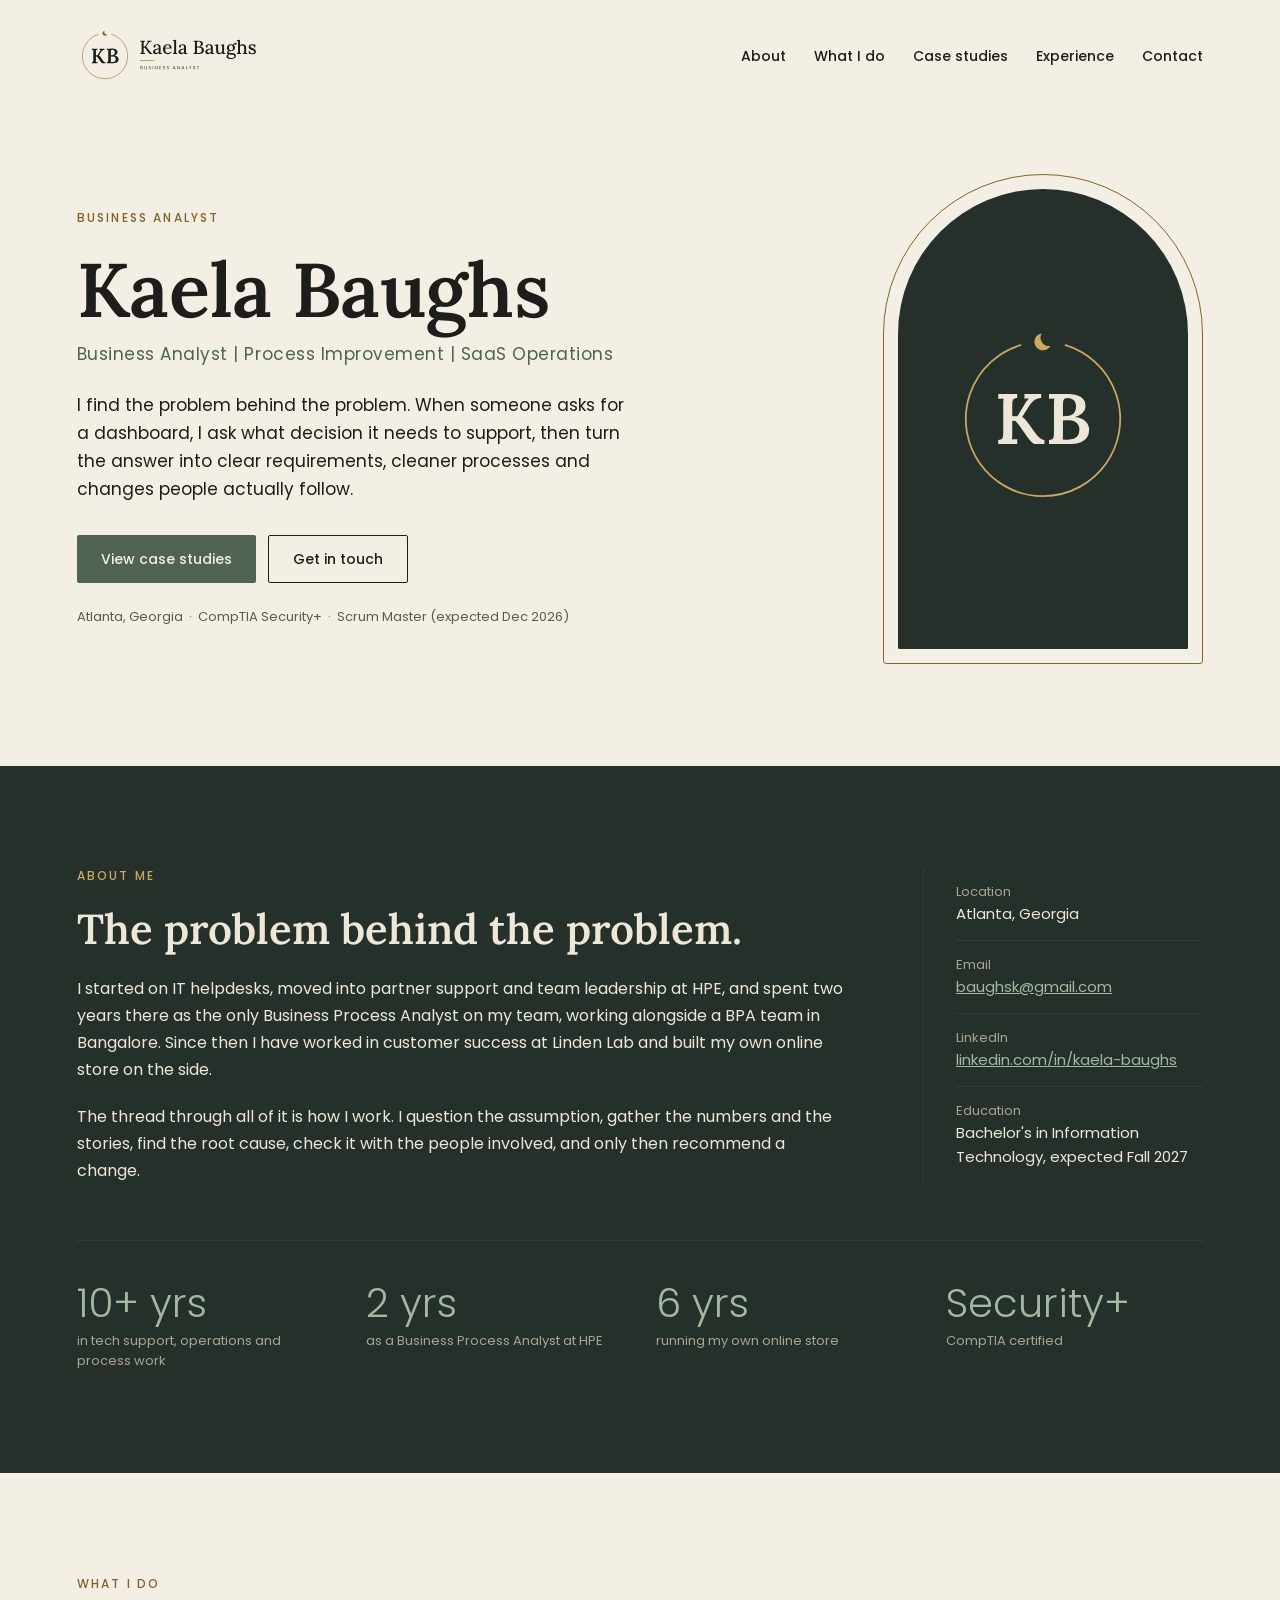
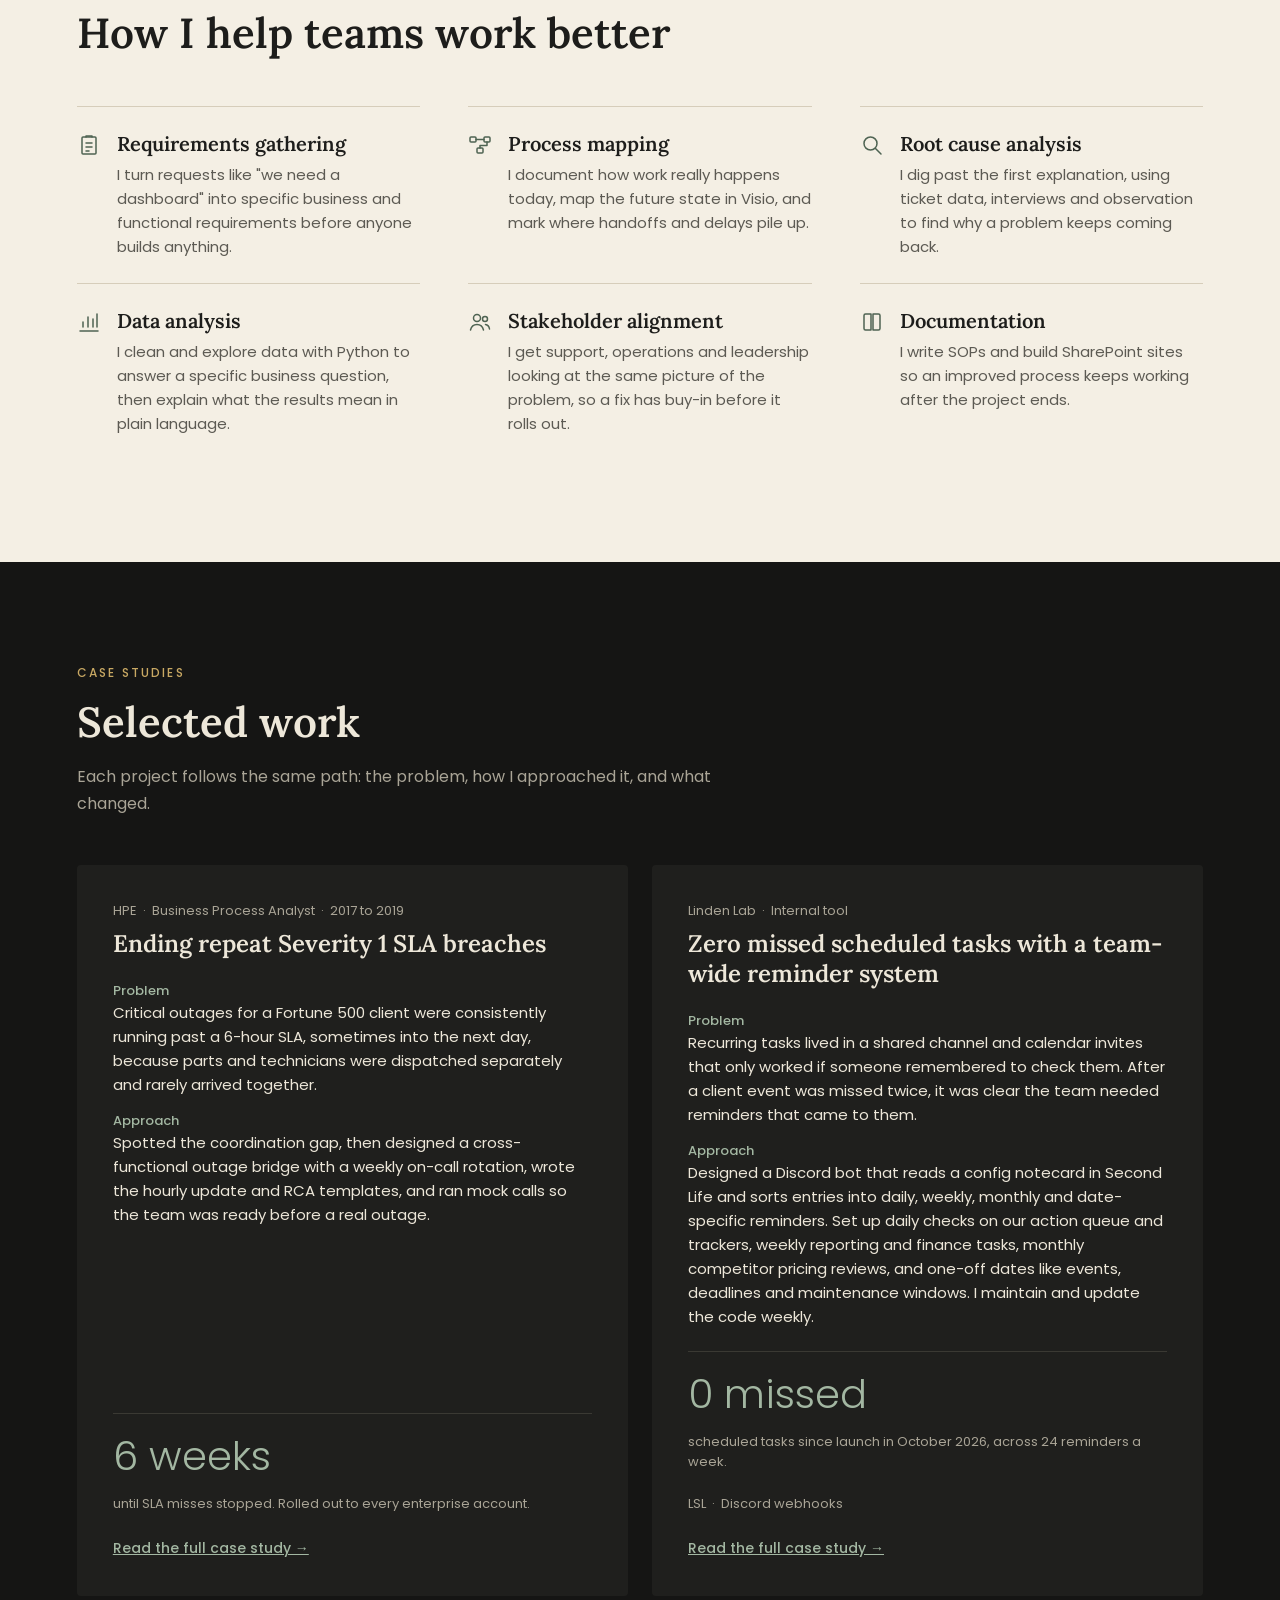
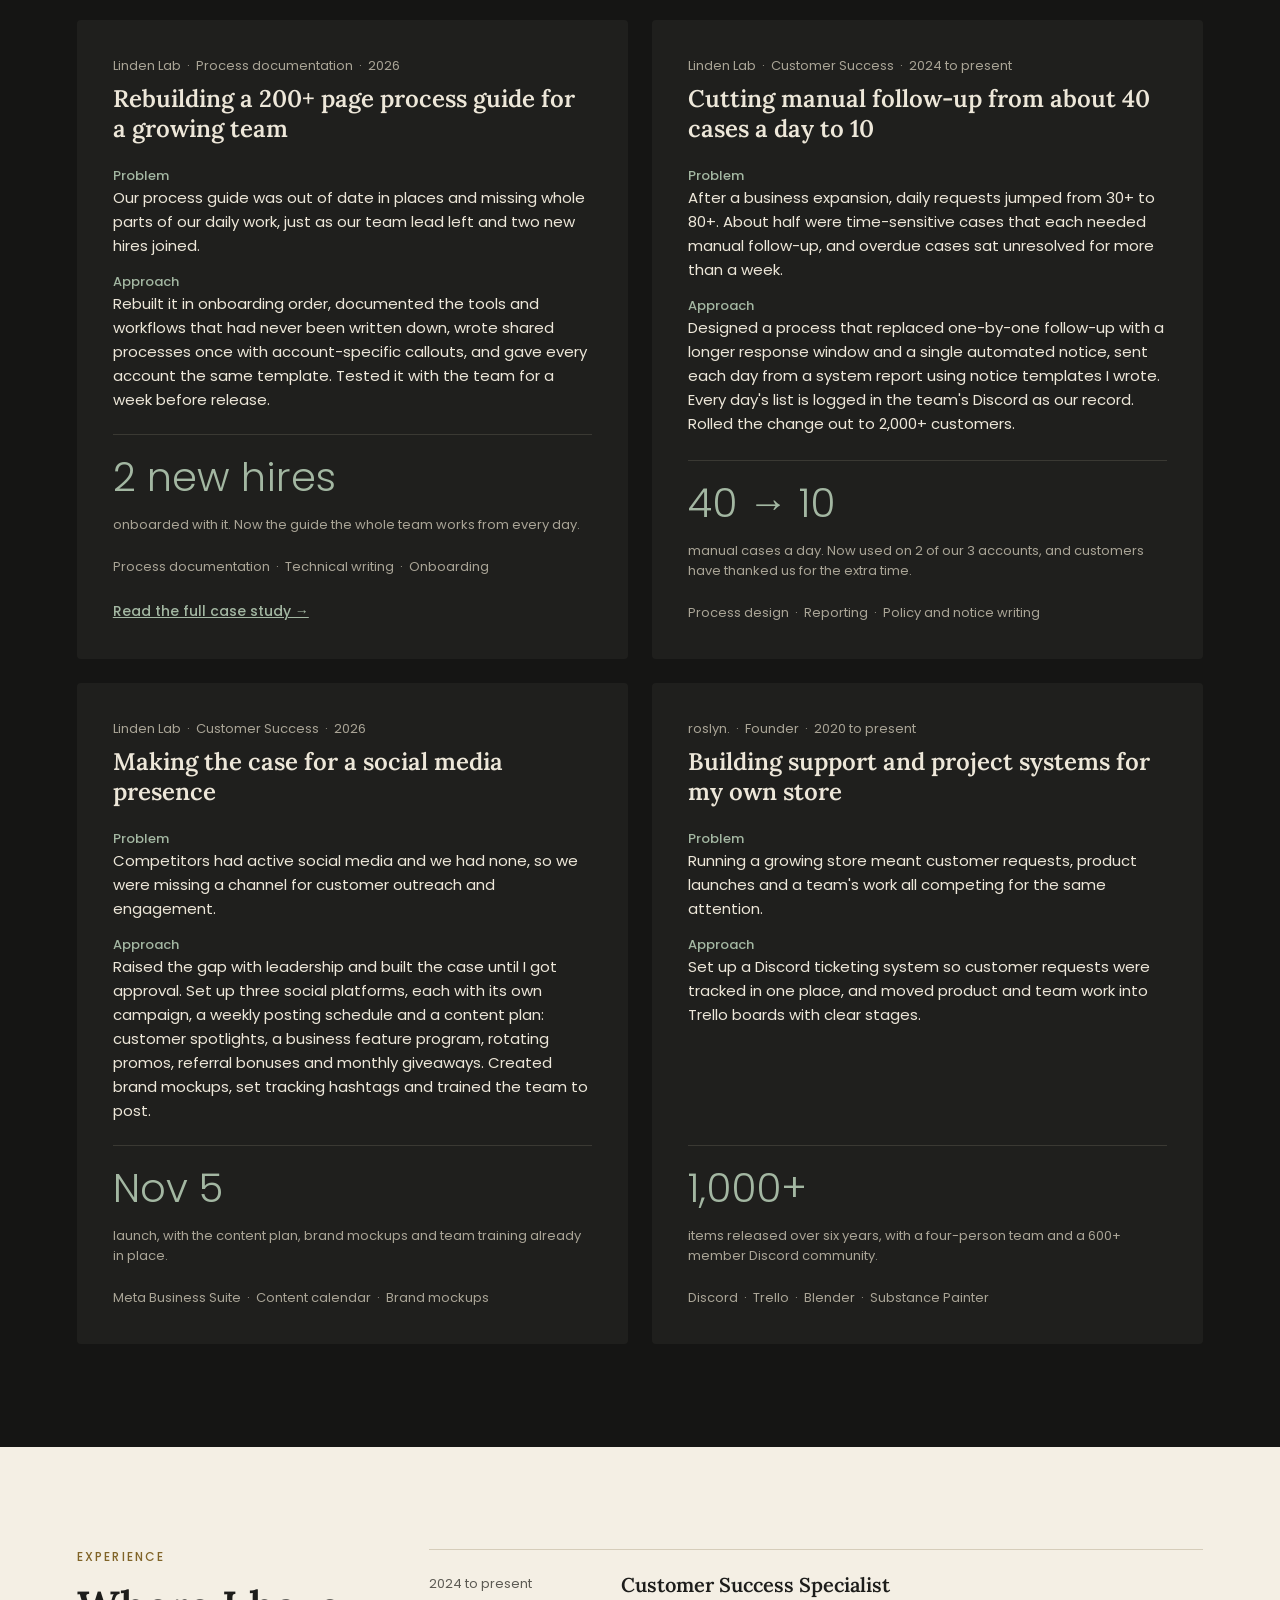
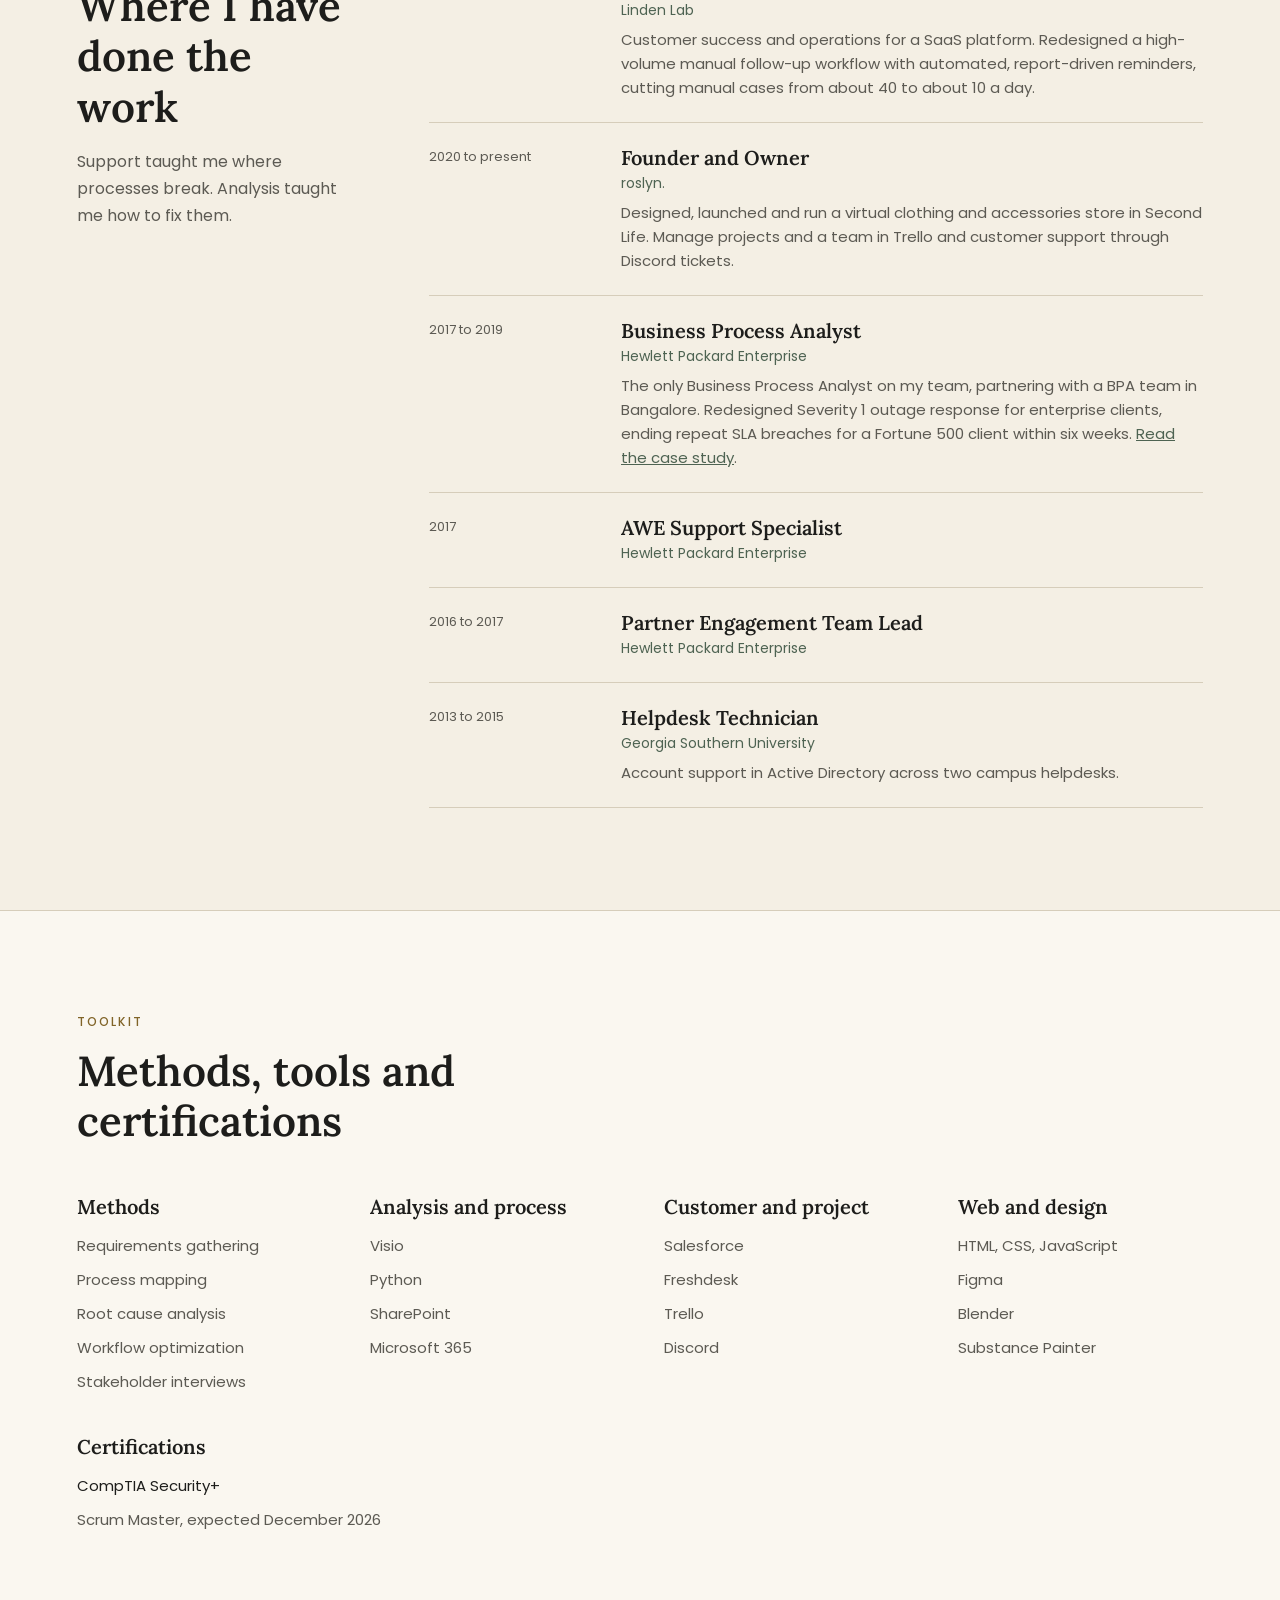
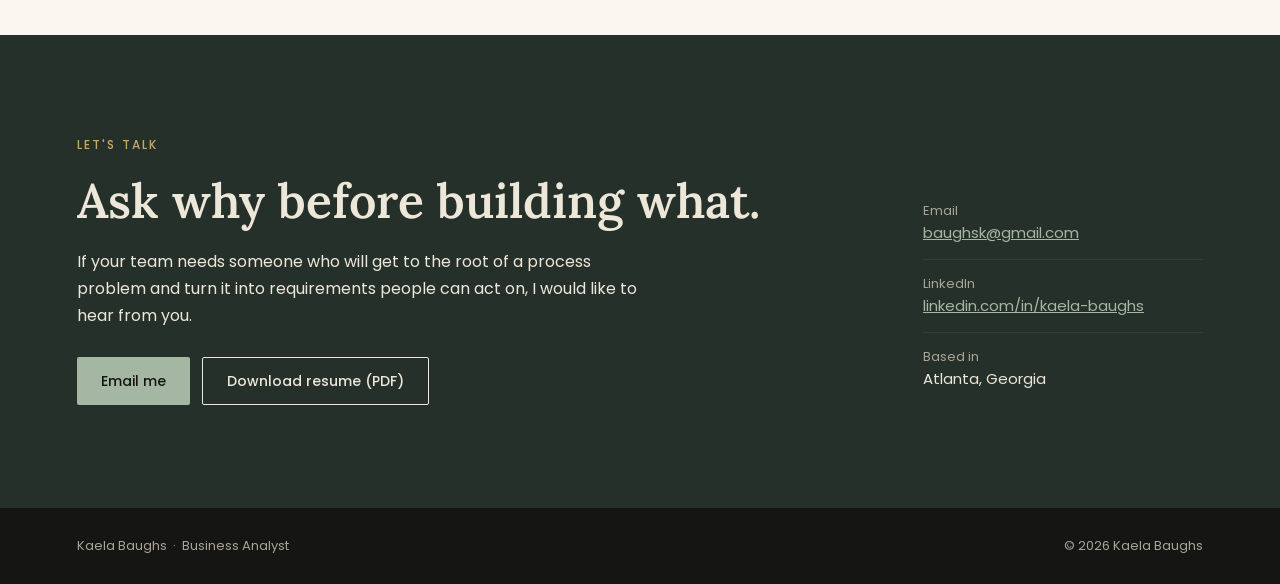
<file: index.html>
<!doctype html>
<html lang="en">
<head>
<meta charset="utf-8">
<meta name="viewport" content="width=device-width, initial-scale=1">
<title>Kaela Baughs, Business Analyst</title>
<meta name="description" content="Kaela Baughs is a Business Analyst in Atlanta focused on process improvement, requirements gathering and SaaS operations.">
<link rel="icon" href="assets/logo.svg" type="image/svg+xml">
<link rel="preconnect" href="https://fonts.googleapis.com">
<link rel="preconnect" href="https://fonts.gstatic.com" crossorigin>
<link rel="stylesheet" href="https://fonts.googleapis.com/css2?family=Lora:ital,wght@0,400..700;1,400..700&amp;family=Poppins:wght@300;400;500&amp;display=swap">
<link rel="stylesheet" href="styles.css">
</head>
<body>

<!-- HEADER -->
<header class="site-header theme-cream">
  <div class="container">
    <a href="#top" class="logo"><img src="assets/logo.svg" alt="Kaela Baughs, Business Analyst" width="189" height="56"></a>
    <nav class="site-nav" aria-label="Main">
      <a href="#about">About</a>
      <a href="#what-i-do">What I do</a>
      <a href="#case-studies">Case studies</a>
      <a href="#experience">Experience</a>
      <a href="#contact">Contact</a>
    </nav>
  </div>
</header>

<main>

<!-- HERO (cream) -->
<section id="top" class="hero theme-cream">
  <div class="container">
    <div class="hero-text stack">
      <p class="eyebrow">Business Analyst</p>
      <div class="stack" style="gap: 12px">
        <h1 class="hero-name">Kaela Baughs</h1>
        <p class="hero-subtitle">Business Analyst | Process Improvement | SaaS Operations</p>
      </div>
      <p class="hero-intro">I find the problem behind the problem. When someone asks for a dashboard, I ask what decision it needs to support, then turn the answer into clear requirements, cleaner processes and changes people actually follow.</p>
      <div class="button-row">
        <a href="#case-studies" class="button button-primary">View case studies</a>
        <a href="#contact" class="button button-outline">Get in touch</a>
      </div>
      <p class="small muted">Atlanta, Georgia &nbsp;·&nbsp; CompTIA Security+ &nbsp;·&nbsp; Scrum Master (expected Dec 2026)</p>
    </div>
    <div class="hero-photo">
      <div class="arch-frame">
        <div class="arch">
          <!-- To add a photo later, replace the line below with:
               <img src="assets/portrait.jpg" alt="Kaela Baughs"> -->
          <img src="assets/monogram-dark.svg" alt="" class="arch-monogram" width="190" height="190">
        </div>
      </div>
    </div>
  </div>
</section>

<!-- ABOUT (dark green) -->
<section id="about" class="section about theme-green">
  <div class="container stack" style="gap: 56px">
    <div class="about-top">
      <div class="about-text stack">
        <p class="eyebrow">About me</p>
        <h2 class="section-title">The problem behind the problem.</h2>
        <p class="lead">I started on IT helpdesks, moved into partner support and team leadership at HPE, and spent two years there as the only Business Process Analyst on my team, working alongside a BPA team in Bangalore. Since then I have worked in customer success at Linden Lab and built my own online store on the side.</p>
        <p class="lead">The thread through all of it is how I work. I question the assumption, gather the numbers and the stories, find the root cause, check it with the people involved, and only then recommend a change.</p>
      </div>
      <div class="details">
        <div><p class="small muted">Location</p><p>Atlanta, Georgia</p></div>
        <div><p class="small muted">Email</p><p><a href="mailto:baughsk@gmail.com">baughsk@gmail.com</a></p></div>
        <div><p class="small muted">LinkedIn</p><p><a href="https://www.linkedin.com/in/kaela-baughs" target="_blank" rel="noopener">linkedin.com/in/kaela-baughs</a></p></div>
        <div><p class="small muted">Education</p><p>Bachelor's in Information Technology, expected Fall 2027</p></div>
      </div>
    </div>
    <div class="stats">
      <div><p class="stat">10+ yrs</p><p class="small muted">in tech support, operations and process work</p></div>
      <div><p class="stat">2 yrs</p><p class="small muted">as a Business Process Analyst at HPE</p></div>
      <div><p class="stat">6 yrs</p><p class="small muted">running my own online store</p></div>
      <div><p class="stat">Security+</p><p class="small muted">CompTIA certified</p></div>
    </div>
  </div>
</section>

<!-- WHAT I DO (cream) -->
<section id="what-i-do" class="section theme-cream">
  <div class="container stack" style="gap: 48px">
    <div class="section-intro">
      <p class="eyebrow">What I do</p>
      <h2 class="section-title">How I help teams work better</h2>
    </div>
    <div class="services">
      <div class="service">
        <svg aria-hidden="true" width="24" height="24" viewBox="0 0 24 24" fill="none" stroke-width="1.5" stroke-linecap="round" stroke-linejoin="round"><rect x="5" y="4" width="14" height="17" rx="1"></rect><path d="M9 4V3h6v1"></path><path d="M9 10h6M9 14h6M9 18h3"></path></svg>
        <div class="stack"><h3 class="card-title">Requirements gathering</h3><p class="muted">I turn requests like "we need a dashboard" into specific business and functional requirements before anyone builds anything.</p></div>
      </div>
      <div class="service">
        <svg aria-hidden="true" width="24" height="24" viewBox="0 0 24 24" fill="none" stroke-width="1.5" stroke-linecap="round" stroke-linejoin="round"><rect x="2" y="4" width="6" height="5" rx="1"></rect><rect x="16" y="4" width="6" height="5" rx="1"></rect><rect x="9" y="15" width="6" height="5" rx="1"></rect><path d="M8 6.5h8M19 9v3.5H12V15"></path></svg>
        <div class="stack"><h3 class="card-title">Process mapping</h3><p class="muted">I document how work really happens today, map the future state in Visio, and mark where handoffs and delays pile up.</p></div>
      </div>
      <div class="service">
        <svg aria-hidden="true" width="24" height="24" viewBox="0 0 24 24" fill="none" stroke-width="1.5" stroke-linecap="round" stroke-linejoin="round"><circle cx="10.5" cy="10.5" r="6.5"></circle><path d="M15.5 15.5L21 21"></path></svg>
        <div class="stack"><h3 class="card-title">Root cause analysis</h3><p class="muted">I dig past the first explanation, using ticket data, interviews and observation to find why a problem keeps coming back.</p></div>
      </div>
      <div class="service">
        <svg aria-hidden="true" width="24" height="24" viewBox="0 0 24 24" fill="none" stroke-width="1.5" stroke-linecap="round" stroke-linejoin="round"><path d="M3 21h18"></path><path d="M6 17v-5M11 17V7M16 17v-8M20 17V4"></path></svg>
        <div class="stack"><h3 class="card-title">Data analysis</h3><p class="muted">I clean and explore data with Python to answer a specific business question, then explain what the results mean in plain language.</p></div>
      </div>
      <div class="service">
        <svg aria-hidden="true" width="24" height="24" viewBox="0 0 24 24" fill="none" stroke-width="1.5" stroke-linecap="round" stroke-linejoin="round"><circle cx="9" cy="8" r="3.5"></circle><path d="M2.5 20c.8-3.5 3.3-5.5 6.5-5.5s5.7 2 6.5 5.5"></path><circle cx="17" cy="9" r="2.5"></circle><path d="M17.5 14.5c2.2.3 3.6 2 4 4.5"></path></svg>
        <div class="stack"><h3 class="card-title">Stakeholder alignment</h3><p class="muted">I get support, operations and leadership looking at the same picture of the problem, so a fix has buy-in before it rolls out.</p></div>
      </div>
      <div class="service">
        <svg aria-hidden="true" width="24" height="24" viewBox="0 0 24 24" fill="none" stroke-width="1.5" stroke-linecap="round" stroke-linejoin="round"><path d="M4 5.5C4 4.7 4.7 4 5.5 4H11v16H5.5c-.8 0-1.5-.7-1.5-1.5z"></path><path d="M20 5.5c0-.8-.7-1.5-1.5-1.5H13v16h5.5c.8 0 1.5-.7 1.5-1.5z"></path></svg>
        <div class="stack"><h3 class="card-title">Documentation</h3><p class="muted">I write SOPs and build SharePoint sites so an improved process keeps working after the project ends.</p></div>
      </div>
    </div>
  </div>
</section>

<!-- CASE STUDIES (dark) -->
<section id="case-studies" class="section theme-dark">
  <div class="container stack" style="gap: 48px">
    <div class="section-intro">
      <p class="eyebrow">Case studies</p>
      <h2 class="section-title">Selected work</h2>
      <p class="lead muted">Each project follows the same path: the problem, how I approached it, and what changed.</p>
    </div>
    <div class="cases">

      <article class="case">
        <div class="stack" style="gap: 8px"><p class="small muted">HPE &nbsp;·&nbsp; Business Process Analyst &nbsp;·&nbsp; 2017 to 2019</p><h3 class="case-title">Ending repeat Severity 1 SLA breaches</h3></div>
        <div class="stack" style="gap: 14px">
          <div><p class="case-label">Problem</p><p>Critical outages for a Fortune 500 client were consistently running past a 6-hour SLA, sometimes into the next day, because parts and technicians were dispatched separately and rarely arrived together.</p></div>
          <div><p class="case-label">Approach</p><p>Spotted the coordination gap, then designed a cross-functional outage bridge with a weekly on-call rotation, wrote the hourly update and RCA templates, and ran mock calls so the team was ready before a real outage.</p></div>
        </div>
        <div class="case-result"><p class="stat">6 weeks</p><p class="small muted">until SLA misses stopped. Rolled out to every enterprise account.</p></div>
        <p><a href="outage-response.html" class="case-link">Read the full case study &rarr;</a></p>
      </article>

      <article class="case">
        <div class="stack" style="gap: 8px"><p class="small muted">Linden Lab &nbsp;·&nbsp; Internal tool</p><h3 class="case-title">Zero missed scheduled tasks with a team-wide reminder system</h3></div>
        <div class="stack" style="gap: 14px">
          <div><p class="case-label">Problem</p><p>Recurring tasks lived in a shared channel and calendar invites that only worked if someone remembered to check them. After a client event was missed twice, it was clear the team needed reminders that came to them.</p></div>
          <div><p class="case-label">Approach</p><p>Designed a Discord bot that reads a config notecard in Second Life and sorts entries into daily, weekly, monthly and date-specific reminders. Set up daily checks on our action queue and trackers, weekly reporting and finance tasks, monthly competitor pricing reviews, and one-off dates like events, deadlines and maintenance windows. I maintain and update the code weekly.</p></div>
        </div>
        <div class="case-result"><p class="stat">0 missed</p><p class="small muted">scheduled tasks since launch in October 2026, across 24 reminders a week.</p></div>
        <p class="small muted">LSL &nbsp;·&nbsp; Discord webhooks</p>
        <p><a href="discord-reminders.html" class="case-link">Read the full case study &rarr;</a></p>
      </article>

      <article class="case">
        <div class="stack" style="gap: 8px"><p class="small muted">Linden Lab &nbsp;·&nbsp; Process documentation &nbsp;·&nbsp; 2026</p><h3 class="case-title">Rebuilding a 200+ page process guide for a growing team</h3></div>
        <div class="stack" style="gap: 14px">
          <div><p class="case-label">Problem</p><p>Our process guide was out of date in places and missing whole parts of our daily work, just as our team lead left and two new hires joined.</p></div>
          <div><p class="case-label">Approach</p><p>Rebuilt it in onboarding order, documented the tools and workflows that had never been written down, wrote shared processes once with account-specific callouts, and gave every account the same template. Tested it with the team for a week before release.</p></div>
        </div>
        <div class="case-result"><p class="stat">2 new hires</p><p class="small muted">onboarded with it. Now the guide the whole team works from every day.</p></div>
        <p class="small muted">Process documentation &nbsp;·&nbsp; Technical writing &nbsp;·&nbsp; Onboarding</p>
        <p><a href="process-documentation.html" class="case-link">Read the full case study &rarr;</a></p>
      </article>

      <article class="case" id="follow-up-notices">
        <div class="stack" style="gap: 8px"><p class="small muted">Linden Lab &nbsp;·&nbsp; Customer Success &nbsp;·&nbsp; 2024 to present</p><h3 class="case-title">Cutting manual follow-up from about 40 cases a day to 10</h3></div>
        <div class="stack" style="gap: 14px">
          <div><p class="case-label">Problem</p><p>After a business expansion, daily requests jumped from 30+ to 80+. About half were time-sensitive cases that each needed manual follow-up, and overdue cases sat unresolved for more than a week.</p></div>
          <div><p class="case-label">Approach</p><p>Designed a process that replaced one-by-one follow-up with a longer response window and a single automated notice, sent each day from a system report using notice templates I wrote. Every day's list is logged in the team's Discord as our record. Rolled the change out to 2,000+ customers.</p></div>
        </div>
        <div class="case-result"><p class="stat">40 &rarr; 10</p><p class="small muted">manual cases a day. Now used on 2 of our 3 accounts, and customers have thanked us for the extra time.</p></div>
        <p class="small muted">Process design &nbsp;·&nbsp; Reporting &nbsp;·&nbsp; Policy and notice writing</p>
      </article>

      <article class="case">
        <div class="stack" style="gap: 8px"><p class="small muted">Linden Lab &nbsp;·&nbsp; Customer Success &nbsp;·&nbsp; 2026</p><h3 class="case-title">Making the case for a social media presence</h3></div>
        <div class="stack" style="gap: 14px">
          <div><p class="case-label">Problem</p><p>Competitors had active social media and we had none, so we were missing a channel for customer outreach and engagement.</p></div>
          <div><p class="case-label">Approach</p><p>Raised the gap with leadership and built the case until I got approval. Set up three social platforms, each with its own campaign, a weekly posting schedule and a content plan: customer spotlights, a business feature program, rotating promos, referral bonuses and monthly giveaways. Created brand mockups, set tracking hashtags and trained the team to post.</p></div>
        </div>
        <div class="case-result"><p class="stat">Nov 5</p><p class="small muted">launch, with the content plan, brand mockups and team training already in place.</p></div>
        <p class="small muted">Meta Business Suite &nbsp;·&nbsp; Content calendar &nbsp;·&nbsp; Brand mockups</p>
      </article>

      <article class="case">
        <div class="stack" style="gap: 8px"><p class="small muted">roslyn. &nbsp;·&nbsp; Founder &nbsp;·&nbsp; 2020 to present</p><h3 class="case-title">Building support and project systems for my own store</h3></div>
        <div class="stack" style="gap: 14px">
          <div><p class="case-label">Problem</p><p>Running a growing store meant customer requests, product launches and a team's work all competing for the same attention.</p></div>
          <div><p class="case-label">Approach</p><p>Set up a Discord ticketing system so customer requests were tracked in one place, and moved product and team work into Trello boards with clear stages.</p></div>
        </div>
        <div class="case-result"><p class="stat">1,000+</p><p class="small muted">items released over six years, with a four-person team and a 600+ member Discord community.</p></div>
        <p class="small muted">Discord &nbsp;·&nbsp; Trello &nbsp;·&nbsp; Blender &nbsp;·&nbsp; Substance Painter</p>
      </article>

    </div>
  </div>
</section>

<!-- EXPERIENCE (cream) -->
<section id="experience" class="section experience theme-cream">
  <div class="container">
    <div class="experience-intro stack">
      <p class="eyebrow">Experience</p>
      <h2 class="section-title">Where I have done the work</h2>
      <p class="lead muted">Support taught me where processes break. Analysis taught me how to fix them.</p>
    </div>
    <ol class="timeline">
      <li><p class="dates">2024 to present</p><div class="role"><h3 class="card-title">Customer Success Specialist</h3><p class="company">Linden Lab</p><p class="summary">Customer success and operations for a SaaS platform. Redesigned a high-volume manual follow-up workflow with automated, report-driven reminders, cutting manual cases from about 40 to about 10 a day.</p></div></li>
      <li><p class="dates">2020 to present</p><div class="role"><h3 class="card-title">Founder and Owner</h3><p class="company">roslyn.</p><p class="summary">Designed, launched and run a virtual clothing and accessories store in Second Life. Manage projects and a team in Trello and customer support through Discord tickets.</p></div></li>
      <li><p class="dates">2017 to 2019</p><div class="role"><h3 class="card-title">Business Process Analyst</h3><p class="company">Hewlett Packard Enterprise</p><p class="summary">The only Business Process Analyst on my team, partnering with a BPA team in Bangalore. Redesigned Severity 1 outage response for enterprise clients, ending repeat SLA breaches for a Fortune 500 client within six weeks. <a href="outage-response.html">Read the case study</a>.</p></div></li>
      <li><p class="dates">2017</p><div class="role"><h3 class="card-title">AWE Support Specialist</h3><p class="company">Hewlett Packard Enterprise</p></div></li>
      <li><p class="dates">2016 to 2017</p><div class="role"><h3 class="card-title">Partner Engagement Team Lead</h3><p class="company">Hewlett Packard Enterprise</p></div></li>
      <li><p class="dates">2013 to 2015</p><div class="role"><h3 class="card-title">Helpdesk Technician</h3><p class="company">Georgia Southern University</p><p class="summary">Account support in Active Directory across two campus helpdesks.</p></div></li>
    </ol>
  </div>
</section>

<!-- TOOLKIT (raised cream) -->
<section id="toolkit" class="section theme-raised">
  <div class="container stack" style="gap: 48px">
    <div class="section-intro">
      <p class="eyebrow">Toolkit</p>
      <h2 class="section-title">Methods, tools and certifications</h2>
    </div>
    <div class="toolkit-groups">
      <div><h3 class="card-title">Methods</h3><p class="muted">Requirements gathering</p><p class="muted">Process mapping</p><p class="muted">Root cause analysis</p><p class="muted">Workflow optimization</p><p class="muted">Stakeholder interviews</p></div>
      <div><h3 class="card-title">Analysis and process</h3><p class="muted">Visio</p><p class="muted">Python</p><p class="muted">SharePoint</p><p class="muted">Microsoft 365</p></div>
      <div><h3 class="card-title">Customer and project</h3><p class="muted">Salesforce</p><p class="muted">Freshdesk</p><p class="muted">Trello</p><p class="muted">Discord</p></div>
      <div><h3 class="card-title">Web and design</h3><p class="muted">HTML, CSS, JavaScript</p><p class="muted">Figma</p><p class="muted">Blender</p><p class="muted">Substance Painter</p></div>
      <div><h3 class="card-title">Certifications</h3><p>CompTIA Security+</p><p class="muted">Scrum Master, expected December 2026</p></div>
    </div>
  </div>
</section>

<!-- CONTACT (dark green) -->
<section id="contact" class="section contact theme-green">
  <div class="container">
    <div class="contact-text stack">
      <p class="eyebrow">Let's talk</p>
      <h2 class="contact-title">Ask why before building what.</h2>
      <p class="lead contact-intro">If your team needs someone who will get to the root of a process problem and turn it into requirements people can act on, I would like to hear from you.</p>
      <div class="button-row">
        <a href="mailto:baughsk@gmail.com" class="button button-primary">Email me</a>
        <a href="assets/kaela-baughs-resume.pdf" class="button button-outline" target="_blank" rel="noopener">Download resume (PDF)</a>
      </div>
    </div>
    <div class="details">
      <div><p class="small muted">Email</p><p><a href="mailto:baughsk@gmail.com">baughsk@gmail.com</a></p></div>
      <div><p class="small muted">LinkedIn</p><p><a href="https://www.linkedin.com/in/kaela-baughs" target="_blank" rel="noopener">linkedin.com/in/kaela-baughs</a></p></div>
      <div><p class="small muted">Based in</p><p>Atlanta, Georgia</p></div>
    </div>
  </div>
</section>

</main>

<footer class="site-footer">
  <div class="container">
    <p>Kaela Baughs &nbsp;·&nbsp; Business Analyst</p>
    <p>© 2026 Kaela Baughs</p>
  </div>
</footer>

</body>
</html>
</file>
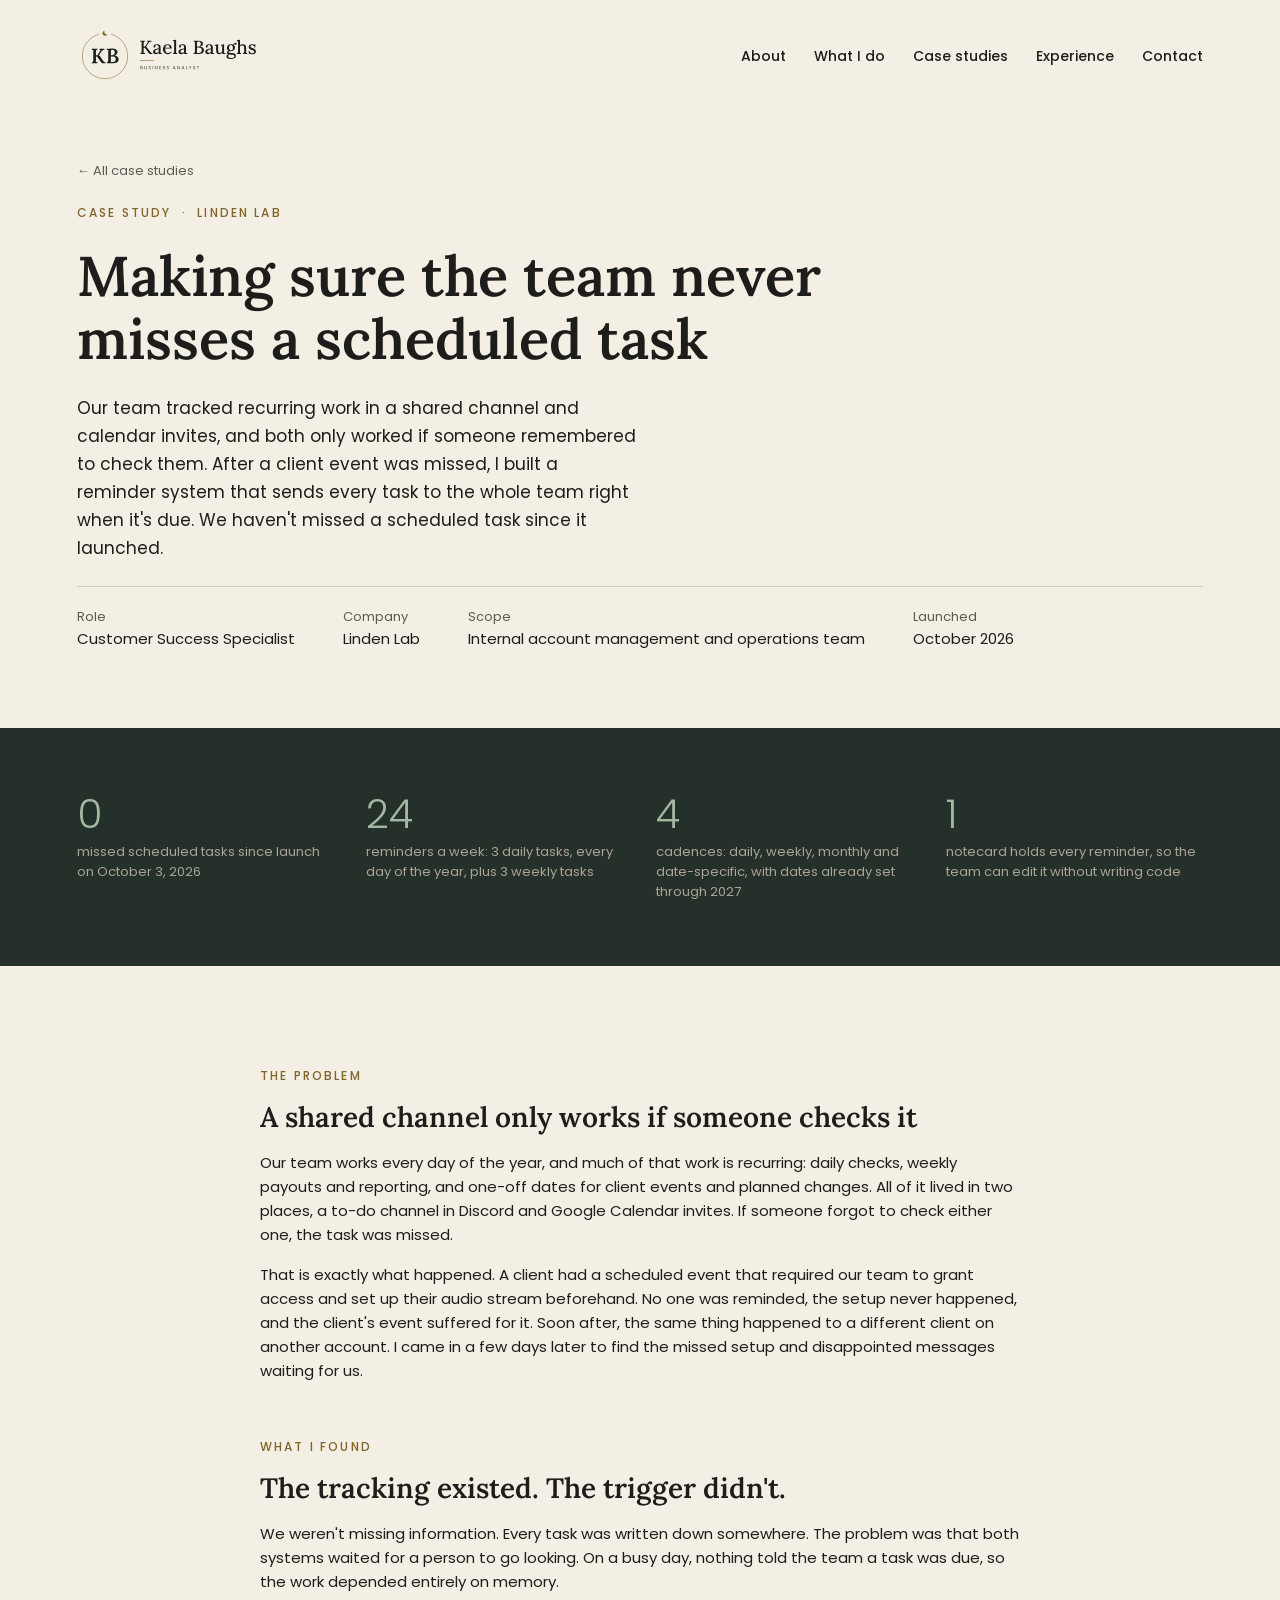
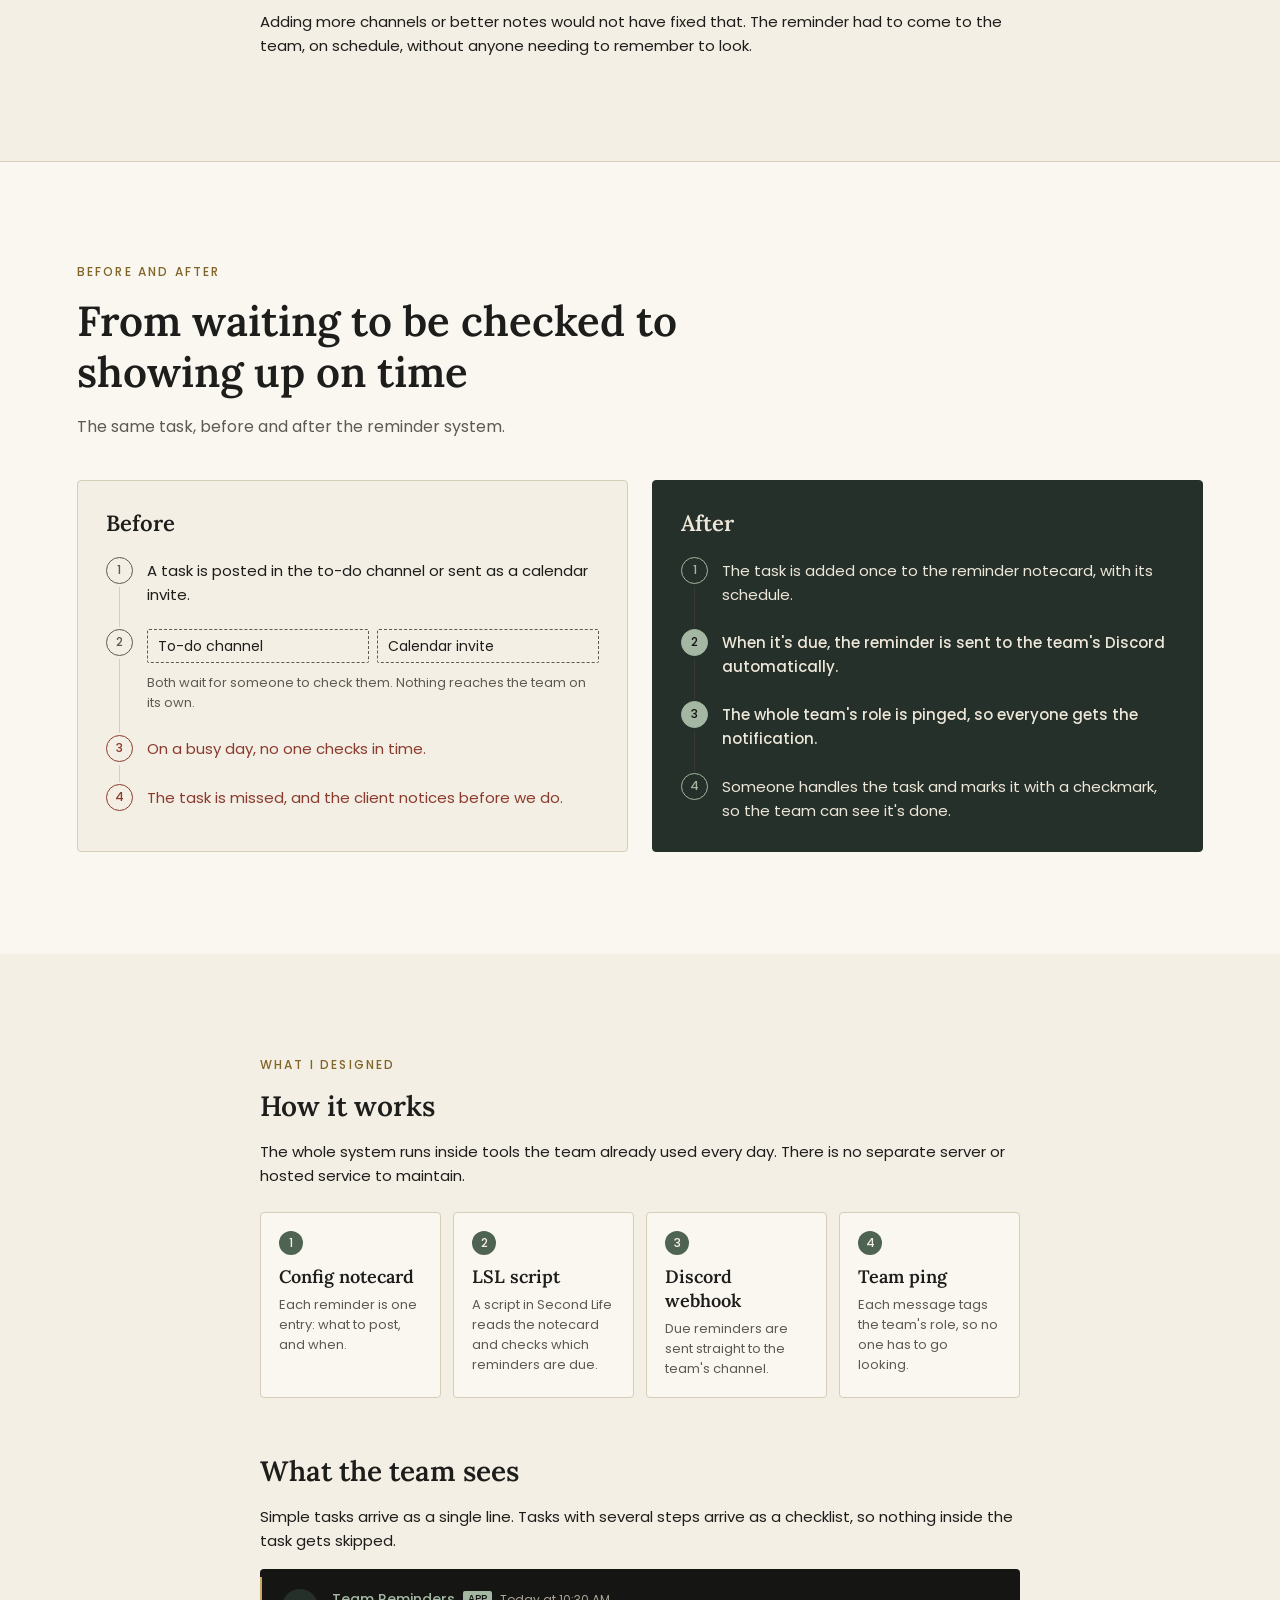
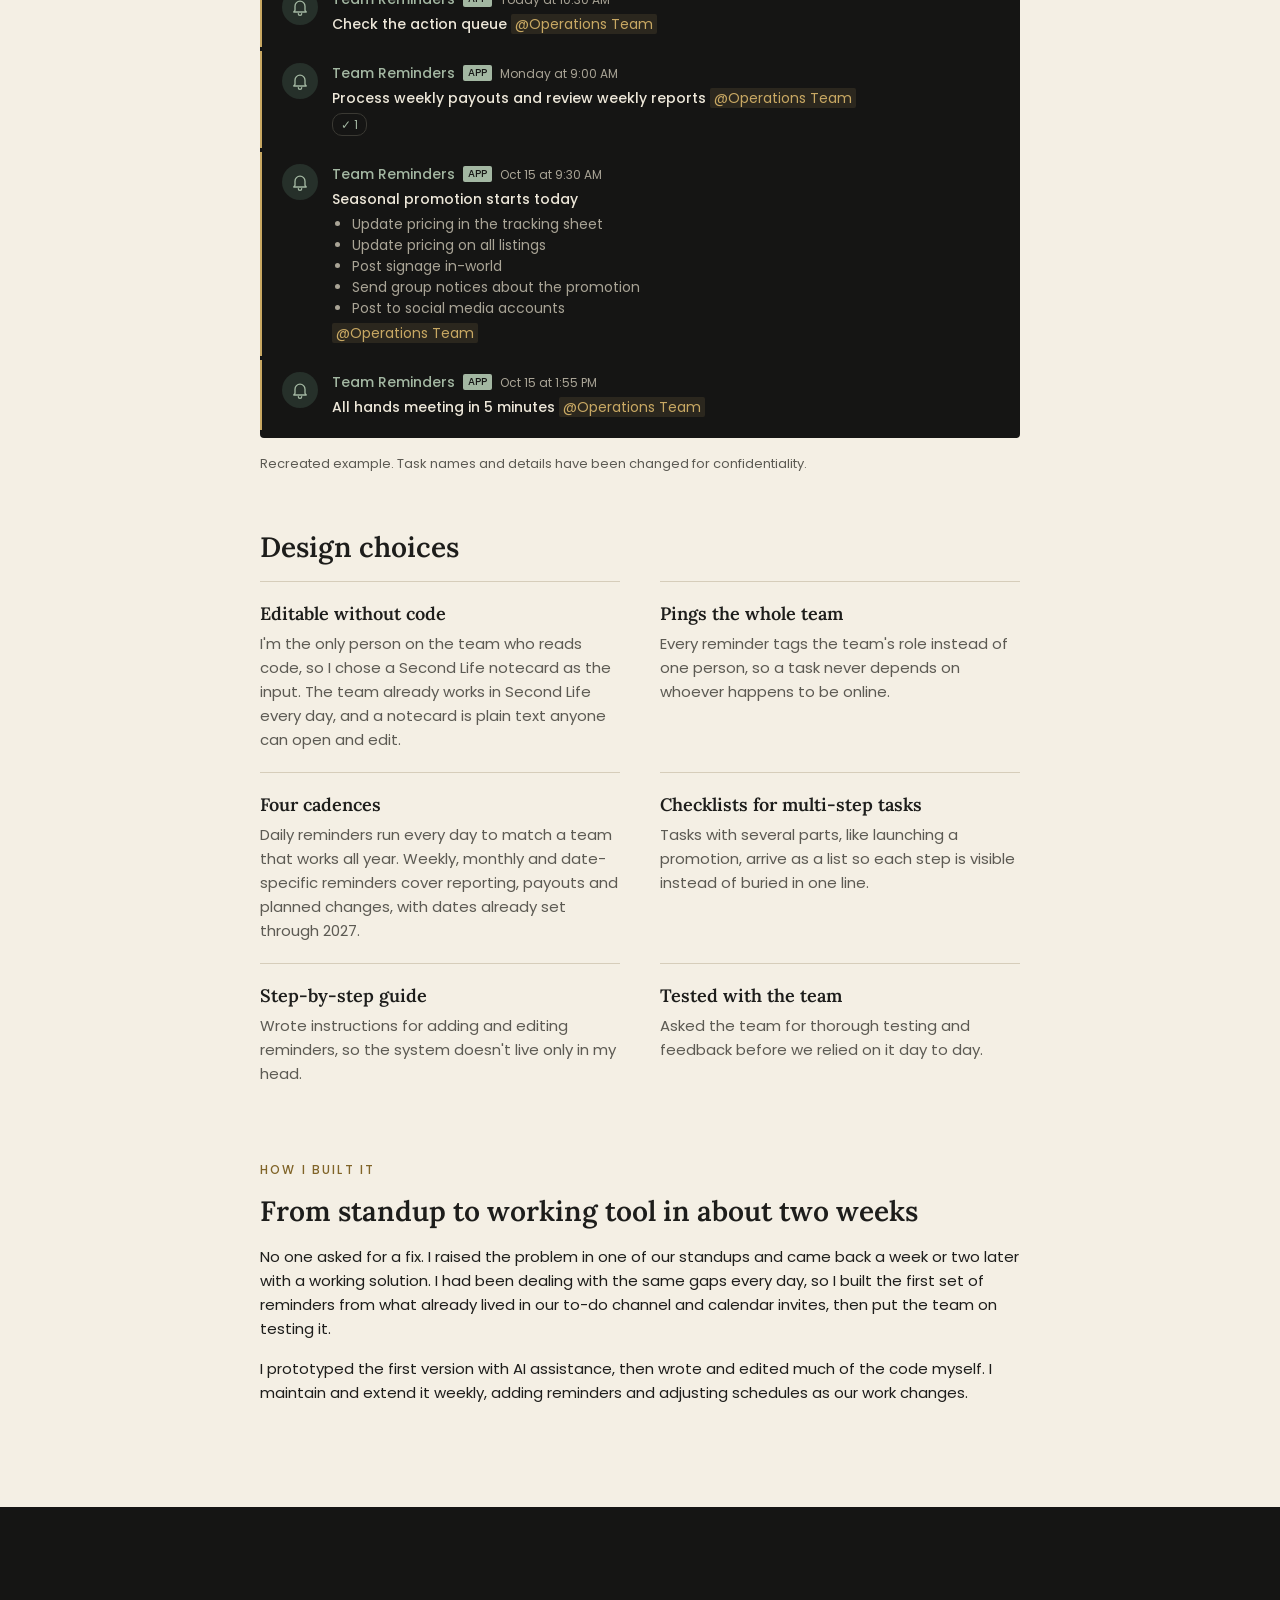
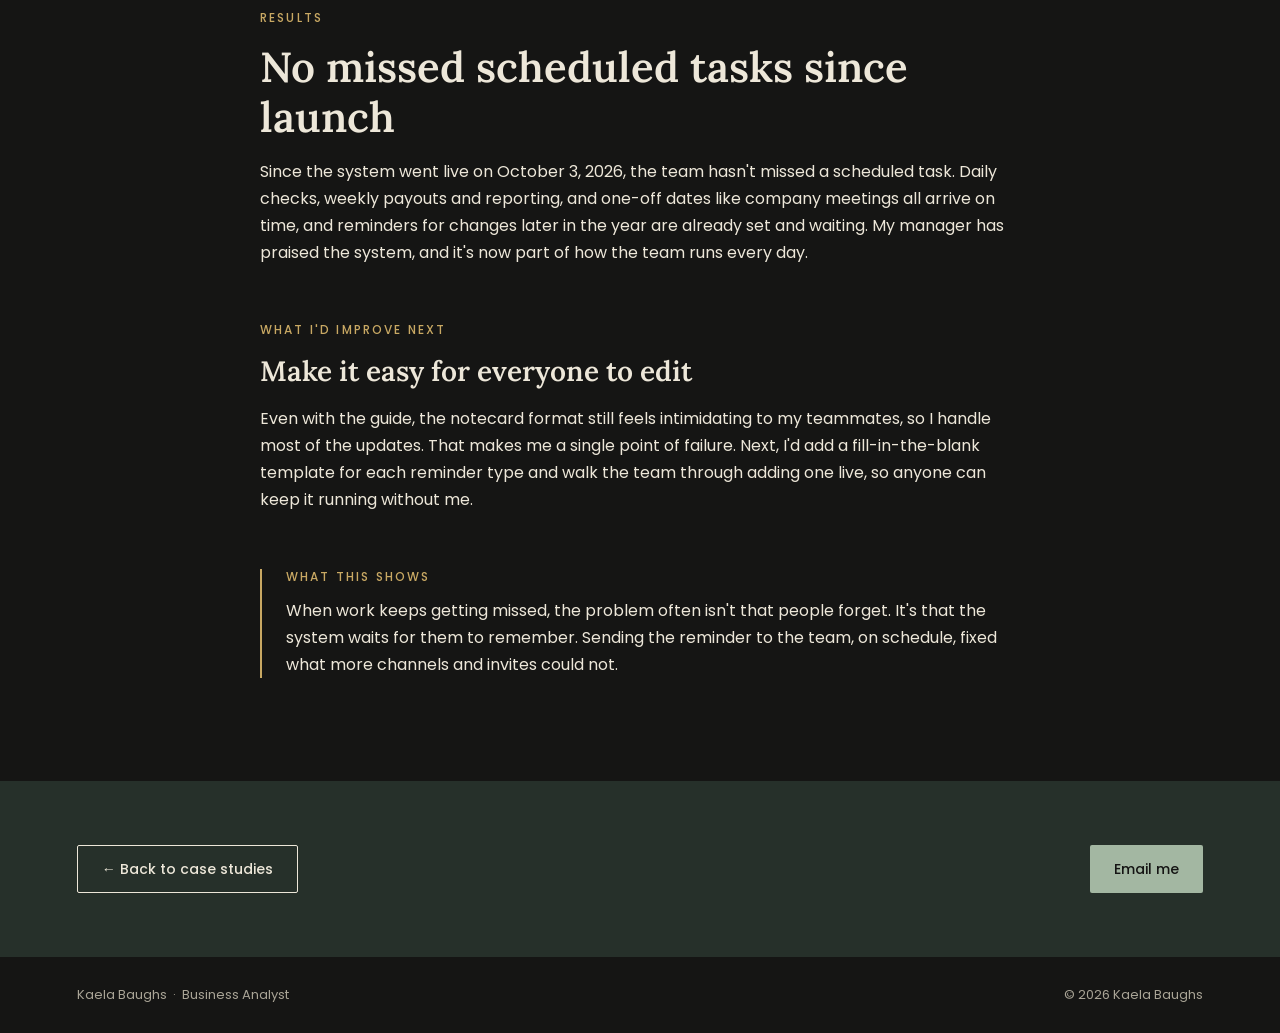
<file: discord-reminders.html>
<!doctype html>
<html lang="en">
<head>
<meta charset="utf-8">
<meta name="viewport" content="width=device-width, initial-scale=1">
<title>Discord Reminders, Kaela Baughs</title>
<meta name="description" content="Case study: how Kaela Baughs built a scheduled reminder system that pushes every recurring task to her team, with no missed scheduled tasks since launch.">
<link rel="icon" href="assets/logo.svg" type="image/svg+xml">
<link rel="preconnect" href="https://fonts.googleapis.com">
<link rel="preconnect" href="https://fonts.gstatic.com" crossorigin>
<link rel="stylesheet" href="https://fonts.googleapis.com/css2?family=Lora:ital,wght@0,400..700;1,400..700&amp;family=Poppins:wght@300;400;500&amp;display=swap">
<link rel="stylesheet" href="styles.css">
</head>
<body>

<!-- HEADER -->
<header class="site-header theme-cream">
  <div class="container">
    <a href="index.html" class="logo"><img src="assets/logo.svg" alt="Kaela Baughs, Business Analyst" width="189" height="56"></a>
    <nav class="site-nav" aria-label="Main">
      <a href="index.html#about">About</a>
      <a href="index.html#what-i-do">What I do</a>
      <a href="index.html#case-studies">Case studies</a>
      <a href="index.html#experience">Experience</a>
      <a href="index.html#contact">Contact</a>
    </nav>
  </div>
</header>

<main>

<!-- CASE HERO (cream) -->
<section class="case-hero theme-cream">
  <div class="container stack" style="gap: 24px">
    <a href="index.html#case-studies" class="back-link small">&larr; All case studies</a>
    <p class="eyebrow">Case study &nbsp;·&nbsp; Linden Lab</p>
    <h1 class="case-page-title">Making sure the team never misses a scheduled task</h1>
    <p class="hero-intro">Our team tracked recurring work in a shared channel and calendar invites, and both only worked if someone remembered to check them. After a client event was missed, I built a reminder system that sends every task to the whole team right when it's due. We haven't missed a scheduled task since it launched.</p>
    <div class="case-meta">
      <div><p class="small muted">Role</p><p>Customer Success Specialist</p></div>
      <div><p class="small muted">Company</p><p>Linden Lab</p></div>
      <div><p class="small muted">Scope</p><p>Internal account management and operations team</p></div>
      <div><p class="small muted">Launched</p><p>October 2026</p></div>
    </div>
  </div>
</section>

<!-- AT A GLANCE (dark green) -->
<section class="section-tight theme-green">
  <div class="container">
    <div class="stats stats-plain">
      <div><p class="stat">0</p><p class="small muted">missed scheduled tasks since launch on October 3, 2026</p></div>
      <div><p class="stat">24</p><p class="small muted">reminders a week: 3 daily tasks, every day of the year, plus 3 weekly tasks</p></div>
      <div><p class="stat">4</p><p class="small muted">cadences: daily, weekly, monthly and date-specific, with dates already set through 2027</p></div>
      <div><p class="stat">1</p><p class="small muted">notecard holds every reminder, so the team can edit it without writing code</p></div>
    </div>
  </div>
</section>

<!-- BODY (cream) -->
<section class="section theme-cream">
  <div class="container case-body">

    <div class="case-block">
      <p class="eyebrow">The problem</p>
      <h2 class="card-title case-h2">A shared channel only works if someone checks it</h2>
      <p>Our team works every day of the year, and much of that work is recurring: daily checks, weekly payouts and reporting, and one-off dates for client events and planned changes. All of it lived in two places, a to-do channel in Discord and Google Calendar invites. If someone forgot to check either one, the task was missed.</p>
      <p>That is exactly what happened. A client had a scheduled event that required our team to grant access and set up their audio stream beforehand. No one was reminded, the setup never happened, and the client's event suffered for it. Soon after, the same thing happened to a different client on another account. I came in a few days later to find the missed setup and disappointed messages waiting for us.</p>
    </div>

    <div class="case-block">
      <p class="eyebrow">What I found</p>
      <h2 class="card-title case-h2">The tracking existed. The trigger didn't.</h2>
      <p>We weren't missing information. Every task was written down somewhere. The problem was that both systems waited for a person to go looking. On a busy day, nothing told the team a task was due, so the work depended entirely on memory.</p>
      <p>Adding more channels or better notes would not have fixed that. The reminder had to come to the team, on schedule, without anyone needing to remember to look.</p>
    </div>

  </div>
</section>

<!-- DIAGRAM (raised cream) -->
<section class="section theme-raised">
  <div class="container stack" style="gap: 40px">
    <div class="section-intro">
      <p class="eyebrow">Before and after</p>
      <h2 class="section-title">From waiting to be checked to showing up on time</h2>
      <p class="lead muted">The same task, before and after the reminder system.</p>
    </div>

    <div class="flow-compare">
      <div class="flow flow-before">
        <p class="flow-head">Before</p>
        <ol>
          <li><span class="flow-num">1</span><p>A task is posted in the to-do channel or sent as a calendar invite.</p></li>
          <li class="flow-split"><span class="flow-num">2</span><div class="split-pair"><p>To-do channel</p><p>Calendar invite</p></div><p class="small muted">Both wait for someone to check them. Nothing reaches the team on its own.</p></li>
          <li class="flow-pain"><span class="flow-num">3</span><p>On a busy day, no one checks in time.</p></li>
          <li class="flow-pain"><span class="flow-num">4</span><p>The task is missed, and the client notices before we do.</p></li>
        </ol>
      </div>

      <div class="flow flow-after">
        <p class="flow-head">After</p>
        <ol>
          <li><span class="flow-num">1</span><p>The task is added once to the reminder notecard, with its schedule.</p></li>
          <li class="flow-key"><span class="flow-num">2</span><p>When it's due, the reminder is sent to the team's Discord automatically.</p></li>
          <li class="flow-key"><span class="flow-num">3</span><p>The whole team's role is pinged, so everyone gets the notification.</p></li>
          <li><span class="flow-num">4</span><p>Someone handles the task and marks it with a checkmark, so the team can see it's done.</p></li>
        </ol>
      </div>
    </div>
  </div>
</section>

<!-- WHAT I DESIGNED (cream) -->
<section class="section theme-cream">
  <div class="container case-body">

    <div class="case-block">
      <p class="eyebrow">What I designed</p>
      <h2 class="card-title case-h2">How it works</h2>
      <p>The whole system runs inside tools the team already used every day. There is no separate server or hosted service to maintain.</p>
      <ol class="pipeline">
        <li><span class="pipeline-num">1</span><p class="mini-title">Config notecard</p><p class="small muted">Each reminder is one entry: what to post, and when.</p></li>
        <li><span class="pipeline-num">2</span><p class="mini-title">LSL script</p><p class="small muted">A script in Second Life reads the notecard and checks which reminders are due.</p></li>
        <li><span class="pipeline-num">3</span><p class="mini-title">Discord webhook</p><p class="small muted">Due reminders are sent straight to the team's channel.</p></li>
        <li><span class="pipeline-num">4</span><p class="mini-title">Team ping</p><p class="small muted">Each message tags the team's role, so no one has to go looking.</p></li>
      </ol>
    </div>

    <div class="case-block">
      <h2 class="card-title case-h2">What the team sees</h2>
      <p>Simple tasks arrive as a single line. Tasks with several steps arrive as a checklist, so nothing inside the task gets skipped.</p>
      <div class="chat-mock" role="img" aria-label="Example of reminder messages posted in the team's Discord channel">
        <div class="chat-msg">
          <span class="chat-avatar" aria-hidden="true"><svg viewBox="0 0 24 24" width="20" height="20" fill="none" stroke="currentColor" stroke-width="1.6" stroke-linecap="round" stroke-linejoin="round"><path d="M6 16V11a6 6 0 1 1 12 0v5l1.5 2h-15z"/><path d="M10 20a2 2 0 0 0 4 0"/></svg></span>
          <div class="chat-content">
            <p class="chat-meta"><span class="chat-name">Team Reminders</span><span class="chat-tag">APP</span><span class="chat-time">Today at 10:30 AM</span></p>
            <p class="chat-title">Check the action queue <span class="chat-role">@Operations Team</span></p>
          </div>
        </div>
        <div class="chat-msg">
          <span class="chat-avatar" aria-hidden="true"><svg viewBox="0 0 24 24" width="20" height="20" fill="none" stroke="currentColor" stroke-width="1.6" stroke-linecap="round" stroke-linejoin="round"><path d="M6 16V11a6 6 0 1 1 12 0v5l1.5 2h-15z"/><path d="M10 20a2 2 0 0 0 4 0"/></svg></span>
          <div class="chat-content">
            <p class="chat-meta"><span class="chat-name">Team Reminders</span><span class="chat-tag">APP</span><span class="chat-time">Monday at 9:00 AM</span></p>
            <p class="chat-title">Process weekly payouts and review weekly reports <span class="chat-role">@Operations Team</span></p>
            <p class="chat-reaction"><span aria-hidden="true">&#10003;</span> 1</p>
          </div>
        </div>
        <div class="chat-msg">
          <span class="chat-avatar" aria-hidden="true"><svg viewBox="0 0 24 24" width="20" height="20" fill="none" stroke="currentColor" stroke-width="1.6" stroke-linecap="round" stroke-linejoin="round"><path d="M6 16V11a6 6 0 1 1 12 0v5l1.5 2h-15z"/><path d="M10 20a2 2 0 0 0 4 0"/></svg></span>
          <div class="chat-content">
            <p class="chat-meta"><span class="chat-name">Team Reminders</span><span class="chat-tag">APP</span><span class="chat-time">Oct 15 at 9:30 AM</span></p>
            <p class="chat-title">Seasonal promotion starts today</p>
            <ul class="chat-list">
              <li>Update pricing in the tracking sheet</li>
              <li>Update pricing on all listings</li>
              <li>Post signage in-world</li>
              <li>Send group notices about the promotion</li>
              <li>Post to social media accounts</li>
            </ul>
            <p><span class="chat-role">@Operations Team</span></p>
          </div>
        </div>
        <div class="chat-msg">
          <span class="chat-avatar" aria-hidden="true"><svg viewBox="0 0 24 24" width="20" height="20" fill="none" stroke="currentColor" stroke-width="1.6" stroke-linecap="round" stroke-linejoin="round"><path d="M6 16V11a6 6 0 1 1 12 0v5l1.5 2h-15z"/><path d="M10 20a2 2 0 0 0 4 0"/></svg></span>
          <div class="chat-content">
            <p class="chat-meta"><span class="chat-name">Team Reminders</span><span class="chat-tag">APP</span><span class="chat-time">Oct 15 at 1:55 PM</span></p>
            <p class="chat-title">All hands meeting in 5 minutes <span class="chat-role">@Operations Team</span></p>
          </div>
        </div>
      </div>
      <p class="small muted">Recreated example. Task names and details have been changed for confidentiality.</p>
    </div>

    <div class="case-block">
      <h2 class="card-title case-h2">Design choices</h2>
      <div class="designed-grid">
        <div><h3 class="mini-title">Editable without code</h3><p class="muted">I'm the only person on the team who reads code, so I chose a Second Life notecard as the input. The team already works in Second Life every day, and a notecard is plain text anyone can open and edit.</p></div>
        <div><h3 class="mini-title">Pings the whole team</h3><p class="muted">Every reminder tags the team's role instead of one person, so a task never depends on whoever happens to be online.</p></div>
        <div><h3 class="mini-title">Four cadences</h3><p class="muted">Daily reminders run every day to match a team that works all year. Weekly, monthly and date-specific reminders cover reporting, payouts and planned changes, with dates already set through 2027.</p></div>
        <div><h3 class="mini-title">Checklists for multi-step tasks</h3><p class="muted">Tasks with several parts, like launching a promotion, arrive as a list so each step is visible instead of buried in one line.</p></div>
        <div><h3 class="mini-title">Step-by-step guide</h3><p class="muted">Wrote instructions for adding and editing reminders, so the system doesn't live only in my head.</p></div>
        <div><h3 class="mini-title">Tested with the team</h3><p class="muted">Asked the team for thorough testing and feedback before we relied on it day to day.</p></div>
      </div>
    </div>

    <div class="case-block">
      <p class="eyebrow">How I built it</p>
      <h2 class="card-title case-h2">From standup to working tool in about two weeks</h2>
      <p>No one asked for a fix. I raised the problem in one of our standups and came back a week or two later with a working solution. I had been dealing with the same gaps every day, so I built the first set of reminders from what already lived in our to-do channel and calendar invites, then put the team on testing it.</p>
      <p>I prototyped the first version with AI assistance, then wrote and edited much of the code myself. I maintain and extend it weekly, adding reminders and adjusting schedules as our work changes.</p>
    </div>

  </div>
</section>

<!-- RESULTS (dark) -->
<section class="section theme-dark">
  <div class="container case-body">
    <div class="case-block">
      <p class="eyebrow">Results</p>
      <h2 class="section-title">No missed scheduled tasks since launch</h2>
      <p class="lead">Since the system went live on October 3, 2026, the team hasn't missed a scheduled task. Daily checks, weekly payouts and reporting, and one-off dates like company meetings all arrive on time, and reminders for changes later in the year are already set and waiting. My manager has praised the system, and it's now part of how the team runs every day.</p>
    </div>
    <div class="case-block">
      <p class="eyebrow">What I'd improve next</p>
      <h2 class="card-title case-h2">Make it easy for everyone to edit</h2>
      <p class="lead">Even with the guide, the notecard format still feels intimidating to my teammates, so I handle most of the updates. That makes me a single point of failure. Next, I'd add a fill-in-the-blank template for each reminder type and walk the team through adding one live, so anyone can keep it running without me.</p>
    </div>
    <div class="case-takeaway">
      <p class="eyebrow">What this shows</p>
      <p class="lead">When work keeps getting missed, the problem often isn't that people forget. It's that the system waits for them to remember. Sending the reminder to the team, on schedule, fixed what more channels and invites could not.</p>
    </div>
  </div>
</section>

<!-- NEXT (green) -->
<section class="section-tight theme-green">
  <div class="container case-next">
    <a href="index.html#case-studies" class="button button-outline">&larr; Back to case studies</a>
    <a href="mailto:baughsk@gmail.com" class="button button-primary">Email me</a>
  </div>
</section>

</main>

<footer class="site-footer">
  <div class="container">
    <p>Kaela Baughs &nbsp;·&nbsp; Business Analyst</p>
    <p>© 2026 Kaela Baughs</p>
  </div>
</footer>

</body>
</html>
</file>
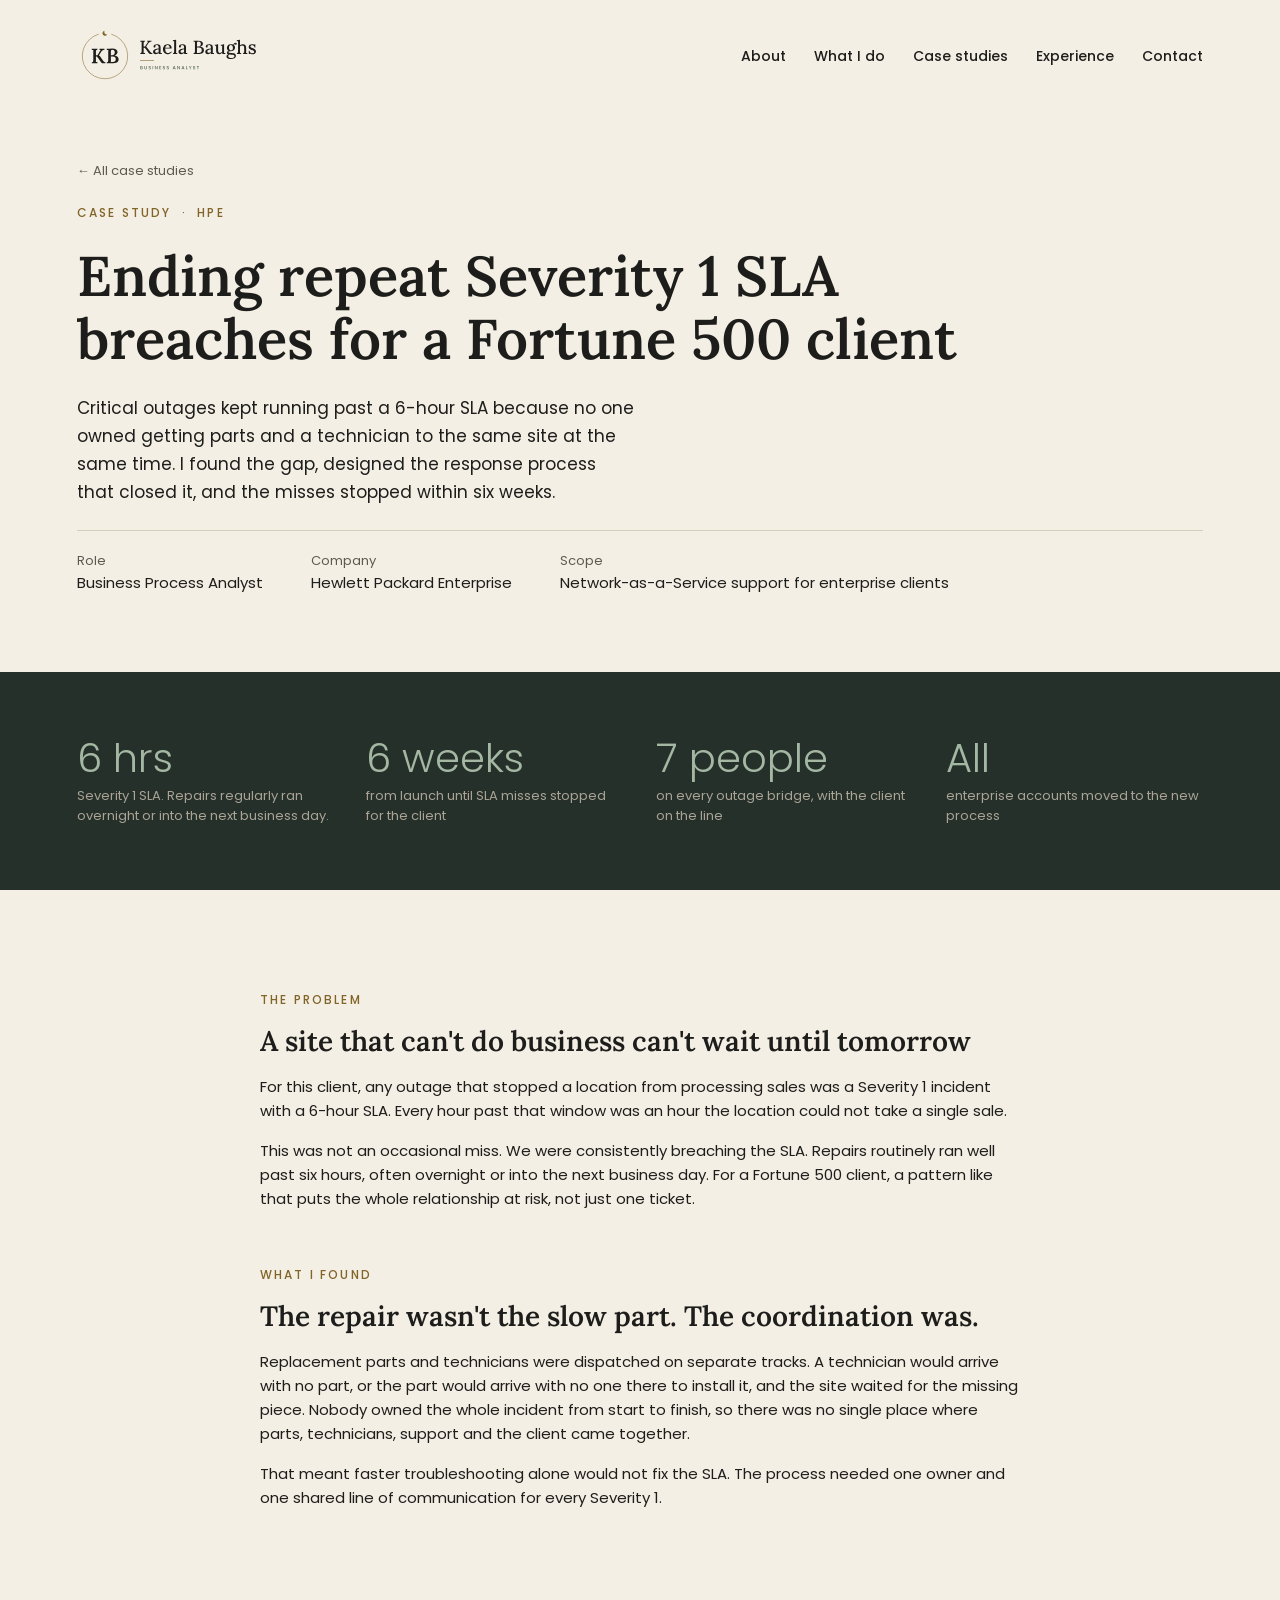
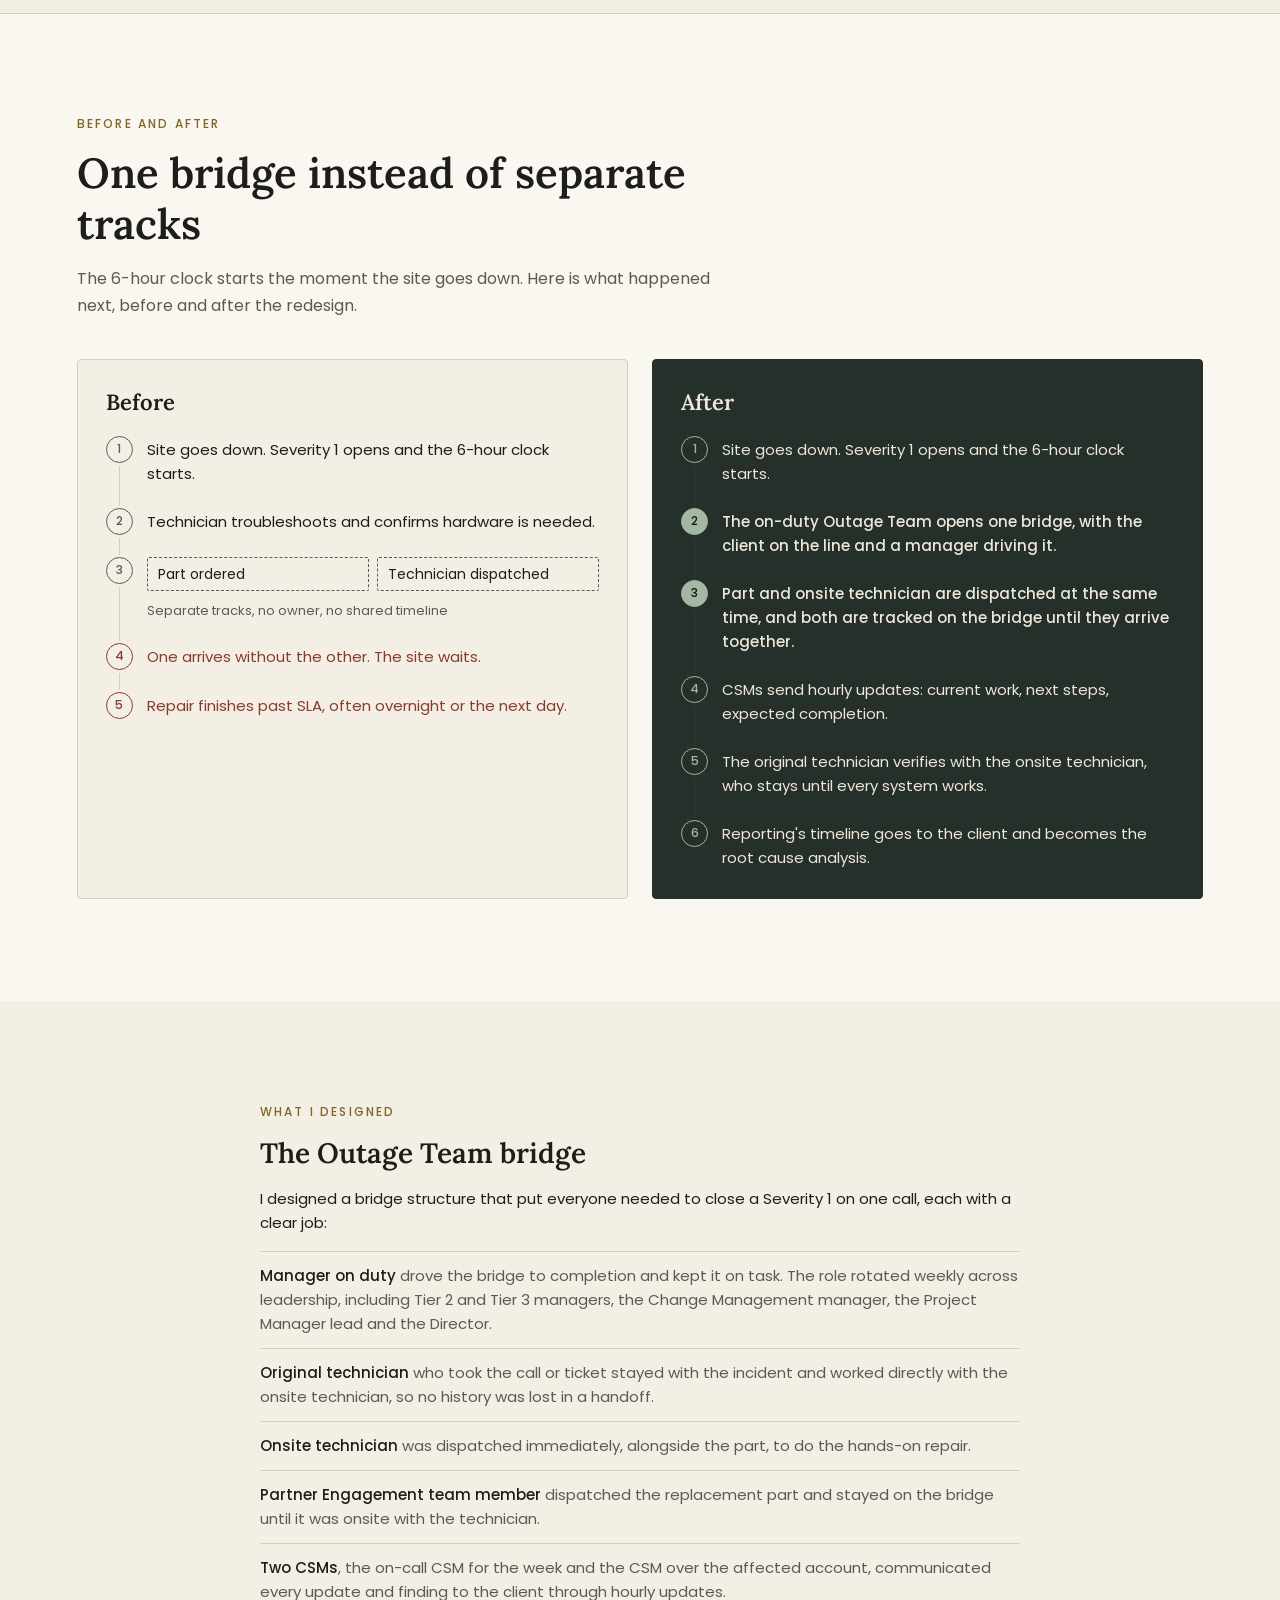
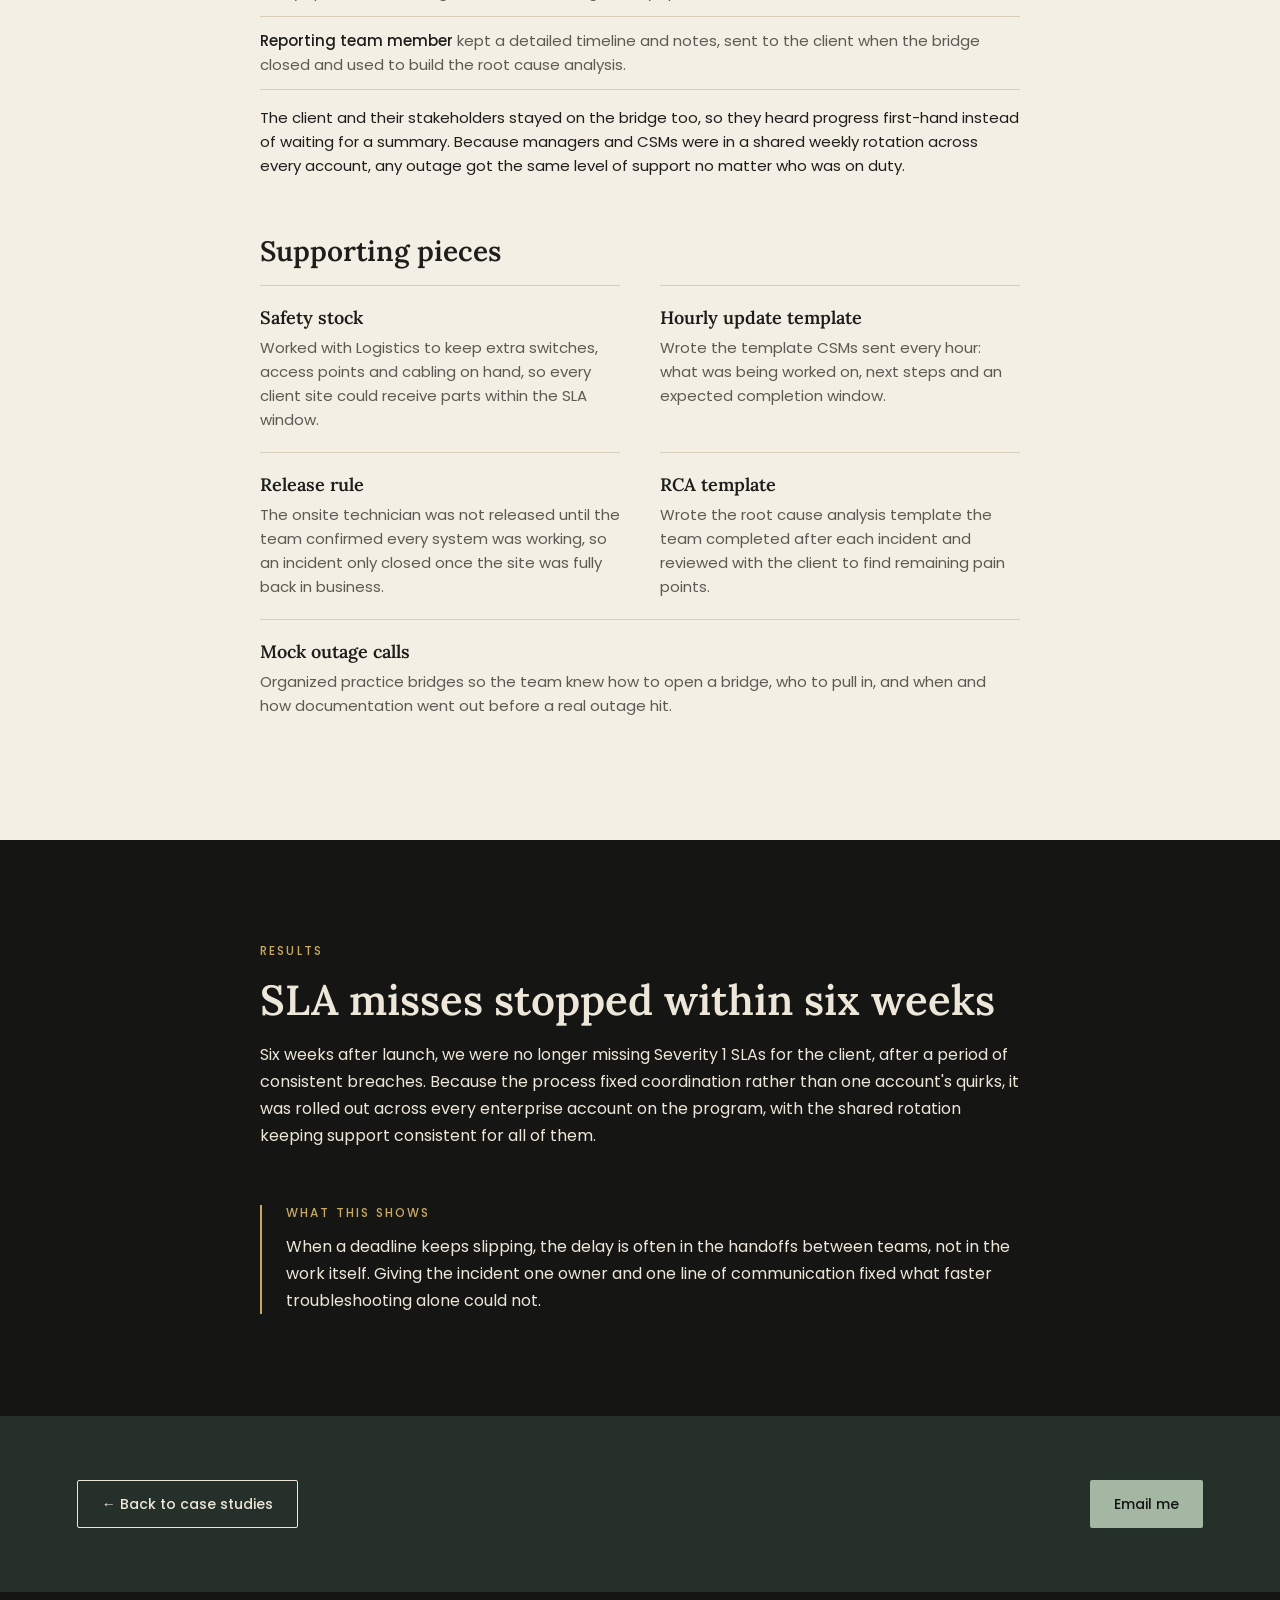
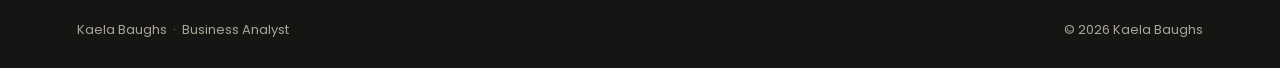
<file: outage-response.html>
<!doctype html>
<html lang="en">
<head>
<meta charset="utf-8">
<meta name="viewport" content="width=device-width, initial-scale=1">
<title>Outage Response Redesign, Kaela Baughs</title>
<meta name="description" content="Case study: how Kaela Baughs redesigned Severity 1 outage response at HPE and stopped repeat SLA breaches for a Fortune 500 client within six weeks.">
<link rel="icon" href="assets/logo.svg" type="image/svg+xml">
<link rel="preconnect" href="https://fonts.googleapis.com">
<link rel="preconnect" href="https://fonts.gstatic.com" crossorigin>
<link rel="stylesheet" href="https://fonts.googleapis.com/css2?family=Lora:ital,wght@0,400..700;1,400..700&amp;family=Poppins:wght@300;400;500&amp;display=swap">
<link rel="stylesheet" href="styles.css">
</head>
<body>

<!-- HEADER -->
<header class="site-header theme-cream">
  <div class="container">
    <a href="index.html" class="logo"><img src="assets/logo.svg" alt="Kaela Baughs, Business Analyst" width="189" height="56"></a>
    <nav class="site-nav" aria-label="Main">
      <a href="index.html#about">About</a>
      <a href="index.html#what-i-do">What I do</a>
      <a href="index.html#case-studies">Case studies</a>
      <a href="index.html#experience">Experience</a>
      <a href="index.html#contact">Contact</a>
    </nav>
  </div>
</header>

<main>

<!-- CASE HERO (cream) -->
<section class="case-hero theme-cream">
  <div class="container stack" style="gap: 24px">
    <a href="index.html#case-studies" class="back-link small">&larr; All case studies</a>
    <p class="eyebrow">Case study &nbsp;·&nbsp; HPE</p>
    <h1 class="case-page-title">Ending repeat Severity 1 SLA breaches for a Fortune 500 client</h1>
    <p class="hero-intro">Critical outages kept running past a 6-hour SLA because no one owned getting parts and a technician to the same site at the same time. I found the gap, designed the response process that closed it, and the misses stopped within six weeks.</p>
    <div class="case-meta">
      <div><p class="small muted">Role</p><p>Business Process Analyst</p></div>
      <div><p class="small muted">Company</p><p>Hewlett Packard Enterprise</p></div>
      <div><p class="small muted">Scope</p><p>Network-as-a-Service support for enterprise clients</p></div>
    </div>
  </div>
</section>

<!-- AT A GLANCE (dark green) -->
<section class="section-tight theme-green">
  <div class="container">
    <div class="stats stats-plain">
      <div><p class="stat">6 hrs</p><p class="small muted">Severity 1 SLA. Repairs regularly ran overnight or into the next business day.</p></div>
      <div><p class="stat">6 weeks</p><p class="small muted">from launch until SLA misses stopped for the client</p></div>
      <div><p class="stat">7 people</p><p class="small muted">on every outage bridge, with the client on the line</p></div>
      <div><p class="stat">All</p><p class="small muted">enterprise accounts moved to the new process</p></div>
    </div>
  </div>
</section>

<!-- BODY (cream) -->
<section class="section theme-cream">
  <div class="container case-body">

    <div class="case-block">
      <p class="eyebrow">The problem</p>
      <h2 class="card-title case-h2">A site that can't do business can't wait until tomorrow</h2>
      <p>For this client, any outage that stopped a location from processing sales was a Severity 1 incident with a 6-hour SLA. Every hour past that window was an hour the location could not take a single sale.</p>
      <p>This was not an occasional miss. We were consistently breaching the SLA. Repairs routinely ran well past six hours, often overnight or into the next business day. For a Fortune 500 client, a pattern like that puts the whole relationship at risk, not just one ticket.</p>
    </div>

    <div class="case-block">
      <p class="eyebrow">What I found</p>
      <h2 class="card-title case-h2">The repair wasn't the slow part. The coordination was.</h2>
      <p>Replacement parts and technicians were dispatched on separate tracks. A technician would arrive with no part, or the part would arrive with no one there to install it, and the site waited for the missing piece. Nobody owned the whole incident from start to finish, so there was no single place where parts, technicians, support and the client came together.</p>
      <p>That meant faster troubleshooting alone would not fix the SLA. The process needed one owner and one shared line of communication for every Severity 1.</p>
    </div>

  </div>
</section>

<!-- DIAGRAM (raised cream) -->
<section class="section theme-raised">
  <div class="container stack" style="gap: 40px">
    <div class="section-intro">
      <p class="eyebrow">Before and after</p>
      <h2 class="section-title">One bridge instead of separate tracks</h2>
      <p class="lead muted">The 6-hour clock starts the moment the site goes down. Here is what happened next, before and after the redesign.</p>
    </div>

    <div class="flow-compare">
      <div class="flow flow-before">
        <p class="flow-head">Before</p>
        <ol>
          <li><span class="flow-num">1</span><p>Site goes down. Severity 1 opens and the 6-hour clock starts.</p></li>
          <li><span class="flow-num">2</span><p>Technician troubleshoots and confirms hardware is needed.</p></li>
          <li class="flow-split"><span class="flow-num">3</span><div class="split-pair"><p>Part ordered</p><p>Technician dispatched</p></div><p class="small muted">Separate tracks, no owner, no shared timeline</p></li>
          <li class="flow-pain"><span class="flow-num">4</span><p>One arrives without the other. The site waits.</p></li>
          <li class="flow-pain"><span class="flow-num">5</span><p>Repair finishes past SLA, often overnight or the next day.</p></li>
        </ol>
      </div>

      <div class="flow flow-after">
        <p class="flow-head">After</p>
        <ol>
          <li><span class="flow-num">1</span><p>Site goes down. Severity 1 opens and the 6-hour clock starts.</p></li>
          <li class="flow-key"><span class="flow-num">2</span><p>The on-duty Outage Team opens one bridge, with the client on the line and a manager driving it.</p></li>
          <li class="flow-key"><span class="flow-num">3</span><p>Part and onsite technician are dispatched at the same time, and both are tracked on the bridge until they arrive together.</p></li>
          <li><span class="flow-num">4</span><p>CSMs send hourly updates: current work, next steps, expected completion.</p></li>
          <li><span class="flow-num">5</span><p>The original technician verifies with the onsite technician, who stays until every system works.</p></li>
          <li><span class="flow-num">6</span><p>Reporting's timeline goes to the client and becomes the root cause analysis.</p></li>
        </ol>
      </div>
    </div>
  </div>
</section>

<!-- WHAT I DESIGNED (cream) -->
<section class="section theme-cream">
  <div class="container case-body">

    <div class="case-block">
      <p class="eyebrow">What I designed</p>
      <h2 class="card-title case-h2">The Outage Team bridge</h2>
      <p>I designed a bridge structure that put everyone needed to close a Severity 1 on one call, each with a clear job:</p>
      <ul class="role-list">
        <li><strong>Manager on duty</strong> drove the bridge to completion and kept it on task. The role rotated weekly across leadership, including Tier 2 and Tier 3 managers, the Change Management manager, the Project Manager lead and the Director.</li>
        <li><strong>Original technician</strong> who took the call or ticket stayed with the incident and worked directly with the onsite technician, so no history was lost in a handoff.</li>
        <li><strong>Onsite technician</strong> was dispatched immediately, alongside the part, to do the hands-on repair.</li>
        <li><strong>Partner Engagement team member</strong> dispatched the replacement part and stayed on the bridge until it was onsite with the technician.</li>
        <li><strong>Two CSMs</strong>, the on-call CSM for the week and the CSM over the affected account, communicated every update and finding to the client through hourly updates.</li>
        <li><strong>Reporting team member</strong> kept a detailed timeline and notes, sent to the client when the bridge closed and used to build the root cause analysis.</li>
      </ul>
      <p>The client and their stakeholders stayed on the bridge too, so they heard progress first-hand instead of waiting for a summary. Because managers and CSMs were in a shared weekly rotation across every account, any outage got the same level of support no matter who was on duty.</p>
    </div>

    <div class="case-block">
      <h2 class="card-title case-h2">Supporting pieces</h2>
      <div class="designed-grid">
        <div><h3 class="mini-title">Safety stock</h3><p class="muted">Worked with Logistics to keep extra switches, access points and cabling on hand, so every client site could receive parts within the SLA window.</p></div>
        <div><h3 class="mini-title">Hourly update template</h3><p class="muted">Wrote the template CSMs sent every hour: what was being worked on, next steps and an expected completion window.</p></div>
        <div><h3 class="mini-title">Release rule</h3><p class="muted">The onsite technician was not released until the team confirmed every system was working, so an incident only closed once the site was fully back in business.</p></div>
        <div><h3 class="mini-title">RCA template</h3><p class="muted">Wrote the root cause analysis template the team completed after each incident and reviewed with the client to find remaining pain points.</p></div>
        <div><h3 class="mini-title">Mock outage calls</h3><p class="muted">Organized practice bridges so the team knew how to open a bridge, who to pull in, and when and how documentation went out before a real outage hit.</p></div>
      </div>
    </div>

  </div>
</section>

<!-- RESULTS (dark) -->
<section class="section theme-dark">
  <div class="container case-body">
    <div class="case-block">
      <p class="eyebrow">Results</p>
      <h2 class="section-title">SLA misses stopped within six weeks</h2>
      <p class="lead">Six weeks after launch, we were no longer missing Severity 1 SLAs for the client, after a period of consistent breaches. Because the process fixed coordination rather than one account's quirks, it was rolled out across every enterprise account on the program, with the shared rotation keeping support consistent for all of them.</p>
    </div>
    <div class="case-takeaway">
      <p class="eyebrow">What this shows</p>
      <p class="lead">When a deadline keeps slipping, the delay is often in the handoffs between teams, not in the work itself. Giving the incident one owner and one line of communication fixed what faster troubleshooting alone could not.</p>
    </div>
  </div>
</section>

<!-- NEXT (green) -->
<section class="section-tight theme-green">
  <div class="container case-next">
    <a href="index.html#case-studies" class="button button-outline">&larr; Back to case studies</a>
    <a href="mailto:baughsk@gmail.com" class="button button-primary">Email me</a>
  </div>
</section>

</main>

<footer class="site-footer">
  <div class="container">
    <p>Kaela Baughs &nbsp;·&nbsp; Business Analyst</p>
    <p>© 2026 Kaela Baughs</p>
  </div>
</footer>

</body>
</html>
</file>
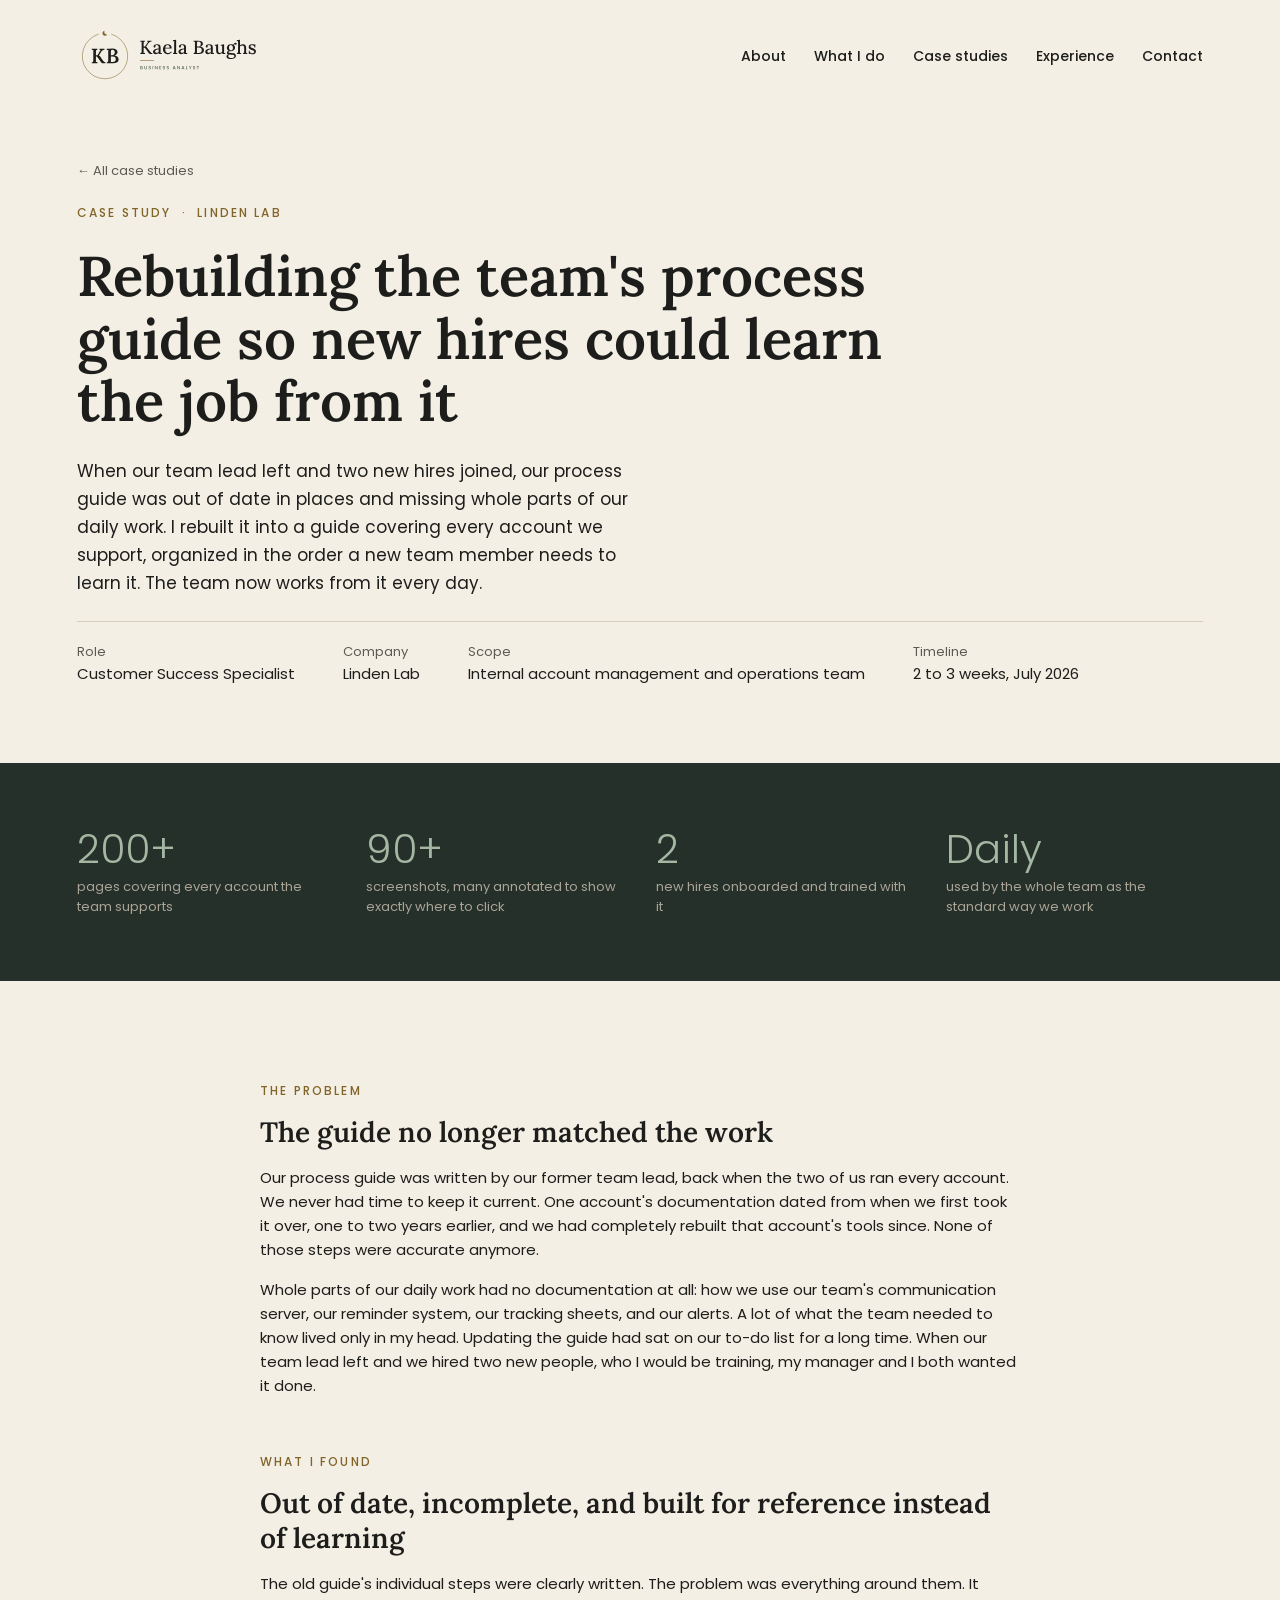
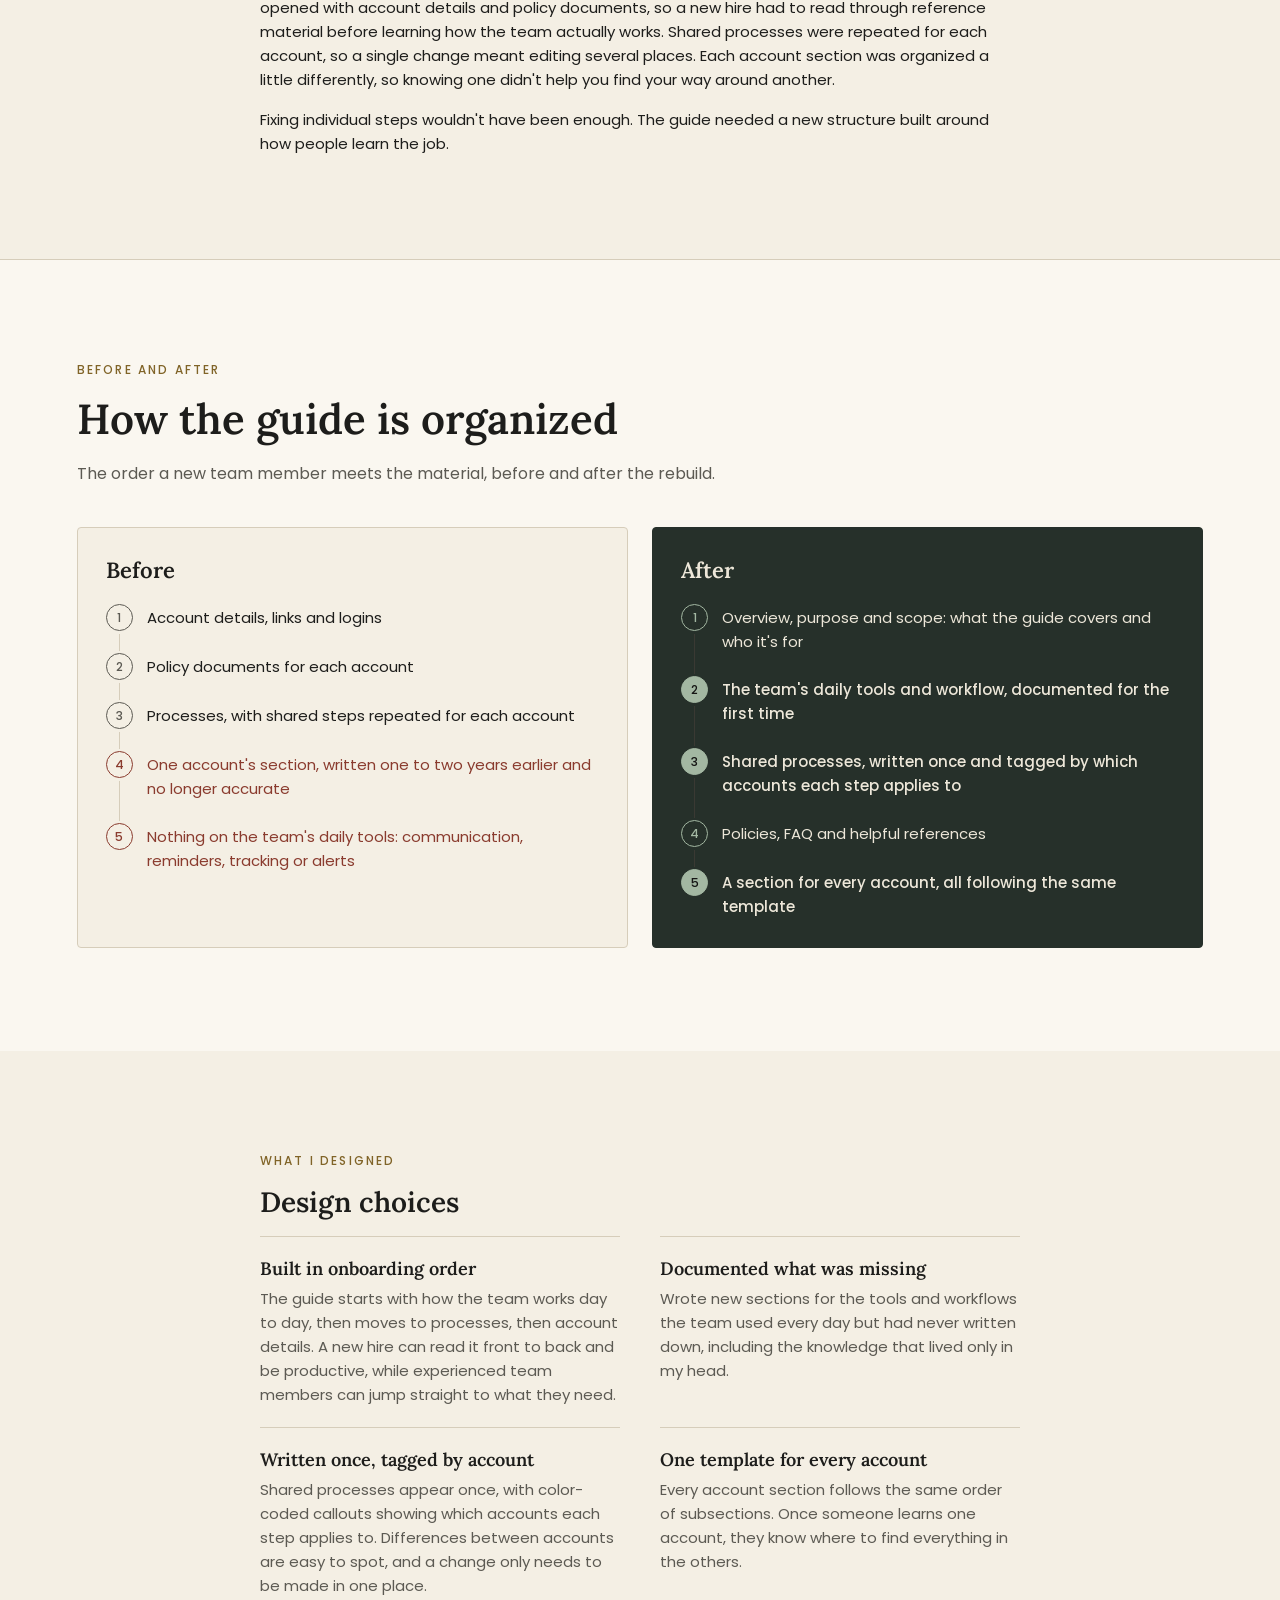
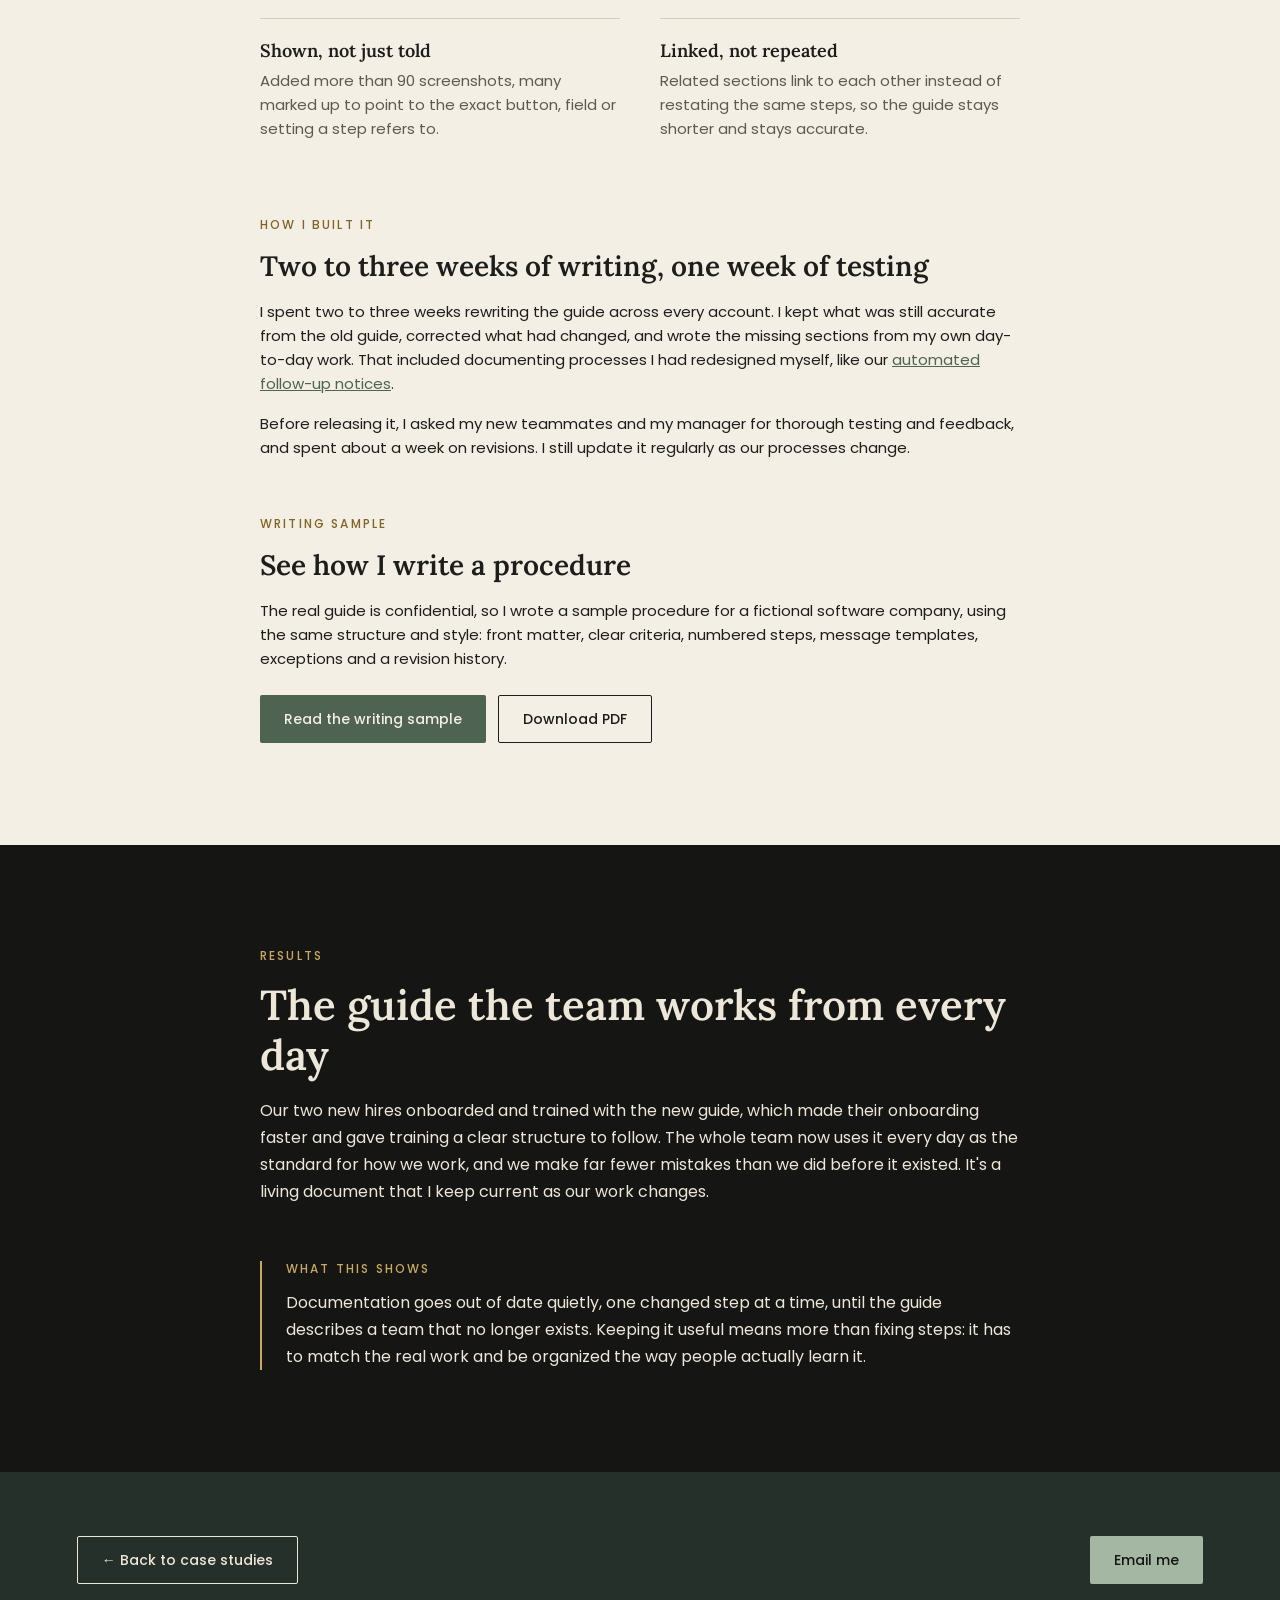
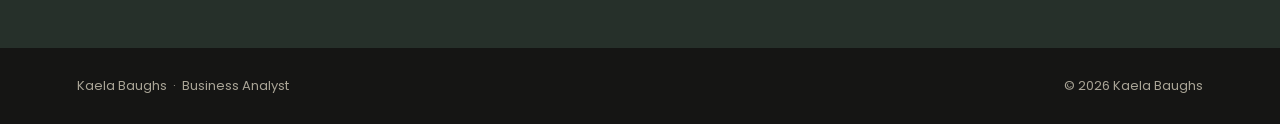
<file: process-documentation.html>
<!doctype html>
<html lang="en">
<head>
<meta charset="utf-8">
<meta name="viewport" content="width=device-width, initial-scale=1">
<title>Process Guide Rebuild, Kaela Baughs</title>
<meta name="description" content="Case study: how Kaela Baughs rebuilt her team's outdated process documentation into a 200+ page guide used every day and for onboarding new hires.">
<link rel="icon" href="assets/logo.svg" type="image/svg+xml">
<link rel="preconnect" href="https://fonts.googleapis.com">
<link rel="preconnect" href="https://fonts.gstatic.com" crossorigin>
<link rel="stylesheet" href="https://fonts.googleapis.com/css2?family=Lora:ital,wght@0,400..700;1,400..700&amp;family=Poppins:wght@300;400;500&amp;display=swap">
<link rel="stylesheet" href="styles.css">
</head>
<body>

<!-- HEADER -->
<header class="site-header theme-cream">
  <div class="container">
    <a href="index.html" class="logo"><img src="assets/logo.svg" alt="Kaela Baughs, Business Analyst" width="189" height="56"></a>
    <nav class="site-nav" aria-label="Main">
      <a href="index.html#about">About</a>
      <a href="index.html#what-i-do">What I do</a>
      <a href="index.html#case-studies">Case studies</a>
      <a href="index.html#experience">Experience</a>
      <a href="index.html#contact">Contact</a>
    </nav>
  </div>
</header>

<main>

<!-- CASE HERO (cream) -->
<section class="case-hero theme-cream">
  <div class="container stack" style="gap: 24px">
    <a href="index.html#case-studies" class="back-link small">&larr; All case studies</a>
    <p class="eyebrow">Case study &nbsp;·&nbsp; Linden Lab</p>
    <h1 class="case-page-title">Rebuilding the team's process guide so new hires could learn the job from it</h1>
    <p class="hero-intro">When our team lead left and two new hires joined, our process guide was out of date in places and missing whole parts of our daily work. I rebuilt it into a guide covering every account we support, organized in the order a new team member needs to learn it. The team now works from it every day.</p>
    <div class="case-meta">
      <div><p class="small muted">Role</p><p>Customer Success Specialist</p></div>
      <div><p class="small muted">Company</p><p>Linden Lab</p></div>
      <div><p class="small muted">Scope</p><p>Internal account management and operations team</p></div>
      <div><p class="small muted">Timeline</p><p>2 to 3 weeks, July 2026</p></div>
    </div>
  </div>
</section>

<!-- AT A GLANCE (dark green) -->
<section class="section-tight theme-green">
  <div class="container">
    <div class="stats stats-plain">
      <div><p class="stat">200+</p><p class="small muted">pages covering every account the team supports</p></div>
      <div><p class="stat">90+</p><p class="small muted">screenshots, many annotated to show exactly where to click</p></div>
      <div><p class="stat">2</p><p class="small muted">new hires onboarded and trained with it</p></div>
      <div><p class="stat">Daily</p><p class="small muted">used by the whole team as the standard way we work</p></div>
    </div>
  </div>
</section>

<!-- BODY (cream) -->
<section class="section theme-cream">
  <div class="container case-body">

    <div class="case-block">
      <p class="eyebrow">The problem</p>
      <h2 class="card-title case-h2">The guide no longer matched the work</h2>
      <p>Our process guide was written by our former team lead, back when the two of us ran every account. We never had time to keep it current. One account's documentation dated from when we first took it over, one to two years earlier, and we had completely rebuilt that account's tools since. None of those steps were accurate anymore.</p>
      <p>Whole parts of our daily work had no documentation at all: how we use our team's communication server, our reminder system, our tracking sheets, and our alerts. A lot of what the team needed to know lived only in my head. Updating the guide had sat on our to-do list for a long time. When our team lead left and we hired two new people, who I would be training, my manager and I both wanted it done.</p>
    </div>

    <div class="case-block">
      <p class="eyebrow">What I found</p>
      <h2 class="card-title case-h2">Out of date, incomplete, and built for reference instead of learning</h2>
      <p>The old guide's individual steps were clearly written. The problem was everything around them. It opened with account details and policy documents, so a new hire had to read through reference material before learning how the team actually works. Shared processes were repeated for each account, so a single change meant editing several places. Each account section was organized a little differently, so knowing one didn't help you find your way around another.</p>
      <p>Fixing individual steps wouldn't have been enough. The guide needed a new structure built around how people learn the job.</p>
    </div>

  </div>
</section>

<!-- DIAGRAM (raised cream) -->
<section class="section theme-raised">
  <div class="container stack" style="gap: 40px">
    <div class="section-intro">
      <p class="eyebrow">Before and after</p>
      <h2 class="section-title">How the guide is organized</h2>
      <p class="lead muted">The order a new team member meets the material, before and after the rebuild.</p>
    </div>

    <div class="flow-compare">
      <div class="flow flow-before">
        <p class="flow-head">Before</p>
        <ol>
          <li><span class="flow-num">1</span><p>Account details, links and logins</p></li>
          <li><span class="flow-num">2</span><p>Policy documents for each account</p></li>
          <li><span class="flow-num">3</span><p>Processes, with shared steps repeated for each account</p></li>
          <li class="flow-pain"><span class="flow-num">4</span><p>One account's section, written one to two years earlier and no longer accurate</p></li>
          <li class="flow-pain"><span class="flow-num">5</span><p>Nothing on the team's daily tools: communication, reminders, tracking or alerts</p></li>
        </ol>
      </div>

      <div class="flow flow-after">
        <p class="flow-head">After</p>
        <ol>
          <li><span class="flow-num">1</span><p>Overview, purpose and scope: what the guide covers and who it's for</p></li>
          <li class="flow-key"><span class="flow-num">2</span><p>The team's daily tools and workflow, documented for the first time</p></li>
          <li class="flow-key"><span class="flow-num">3</span><p>Shared processes, written once and tagged by which accounts each step applies to</p></li>
          <li><span class="flow-num">4</span><p>Policies, FAQ and helpful references</p></li>
          <li class="flow-key"><span class="flow-num">5</span><p>A section for every account, all following the same template</p></li>
        </ol>
      </div>
    </div>
  </div>
</section>

<!-- WHAT I DESIGNED (cream) -->
<section class="section theme-cream">
  <div class="container case-body">

    <div class="case-block">
      <p class="eyebrow">What I designed</p>
      <h2 class="card-title case-h2">Design choices</h2>
      <div class="designed-grid">
        <div><h3 class="mini-title">Built in onboarding order</h3><p class="muted">The guide starts with how the team works day to day, then moves to processes, then account details. A new hire can read it front to back and be productive, while experienced team members can jump straight to what they need.</p></div>
        <div><h3 class="mini-title">Documented what was missing</h3><p class="muted">Wrote new sections for the tools and workflows the team used every day but had never written down, including the knowledge that lived only in my head.</p></div>
        <div><h3 class="mini-title">Written once, tagged by account</h3><p class="muted">Shared processes appear once, with color-coded callouts showing which accounts each step applies to. Differences between accounts are easy to spot, and a change only needs to be made in one place.</p></div>
        <div><h3 class="mini-title">One template for every account</h3><p class="muted">Every account section follows the same order of subsections. Once someone learns one account, they know where to find everything in the others.</p></div>
        <div><h3 class="mini-title">Shown, not just told</h3><p class="muted">Added more than 90 screenshots, many marked up to point to the exact button, field or setting a step refers to.</p></div>
        <div><h3 class="mini-title">Linked, not repeated</h3><p class="muted">Related sections link to each other instead of restating the same steps, so the guide stays shorter and stays accurate.</p></div>
      </div>
    </div>

    <div class="case-block">
      <p class="eyebrow">How I built it</p>
      <h2 class="card-title case-h2">Two to three weeks of writing, one week of testing</h2>
      <p>I spent two to three weeks rewriting the guide across every account. I kept what was still accurate from the old guide, corrected what had changed, and wrote the missing sections from my own day-to-day work. That included documenting processes I had redesigned myself, like our <a href="index.html#follow-up-notices">automated follow-up notices</a>.</p>
      <p>Before releasing it, I asked my new teammates and my manager for thorough testing and feedback, and spent about a week on revisions. I still update it regularly as our processes change.</p>
    </div>

    <div class="case-block">
      <p class="eyebrow">Writing sample</p>
      <h2 class="card-title case-h2">See how I write a procedure</h2>
      <p>The real guide is confidential, so I wrote a sample procedure for a fictional software company, using the same structure and style: front matter, clear criteria, numbered steps, message templates, exceptions and a revision history.</p>
      <div class="button-row">
        <a href="writing-sample.html" class="button button-primary">Read the writing sample</a>
        <a href="assets/writing-sample-p1-escalation.pdf" class="button button-outline">Download PDF</a>
      </div>
    </div>

  </div>
</section>

<!-- RESULTS (dark) -->
<section class="section theme-dark">
  <div class="container case-body">
    <div class="case-block">
      <p class="eyebrow">Results</p>
      <h2 class="section-title">The guide the team works from every day</h2>
      <p class="lead">Our two new hires onboarded and trained with the new guide, which made their onboarding faster and gave training a clear structure to follow. The whole team now uses it every day as the standard for how we work, and we make far fewer mistakes than we did before it existed. It's a living document that I keep current as our work changes.</p>
    </div>
    <div class="case-takeaway">
      <p class="eyebrow">What this shows</p>
      <p class="lead">Documentation goes out of date quietly, one changed step at a time, until the guide describes a team that no longer exists. Keeping it useful means more than fixing steps: it has to match the real work and be organized the way people actually learn it.</p>
    </div>
  </div>
</section>

<!-- NEXT (green) -->
<section class="section-tight theme-green">
  <div class="container case-next">
    <a href="index.html#case-studies" class="button button-outline">&larr; Back to case studies</a>
    <a href="mailto:baughsk@gmail.com" class="button button-primary">Email me</a>
  </div>
</section>

</main>

<footer class="site-footer">
  <div class="container">
    <p>Kaela Baughs &nbsp;·&nbsp; Business Analyst</p>
    <p>© 2026 Kaela Baughs</p>
  </div>
</footer>

</body>
</html>
</file>
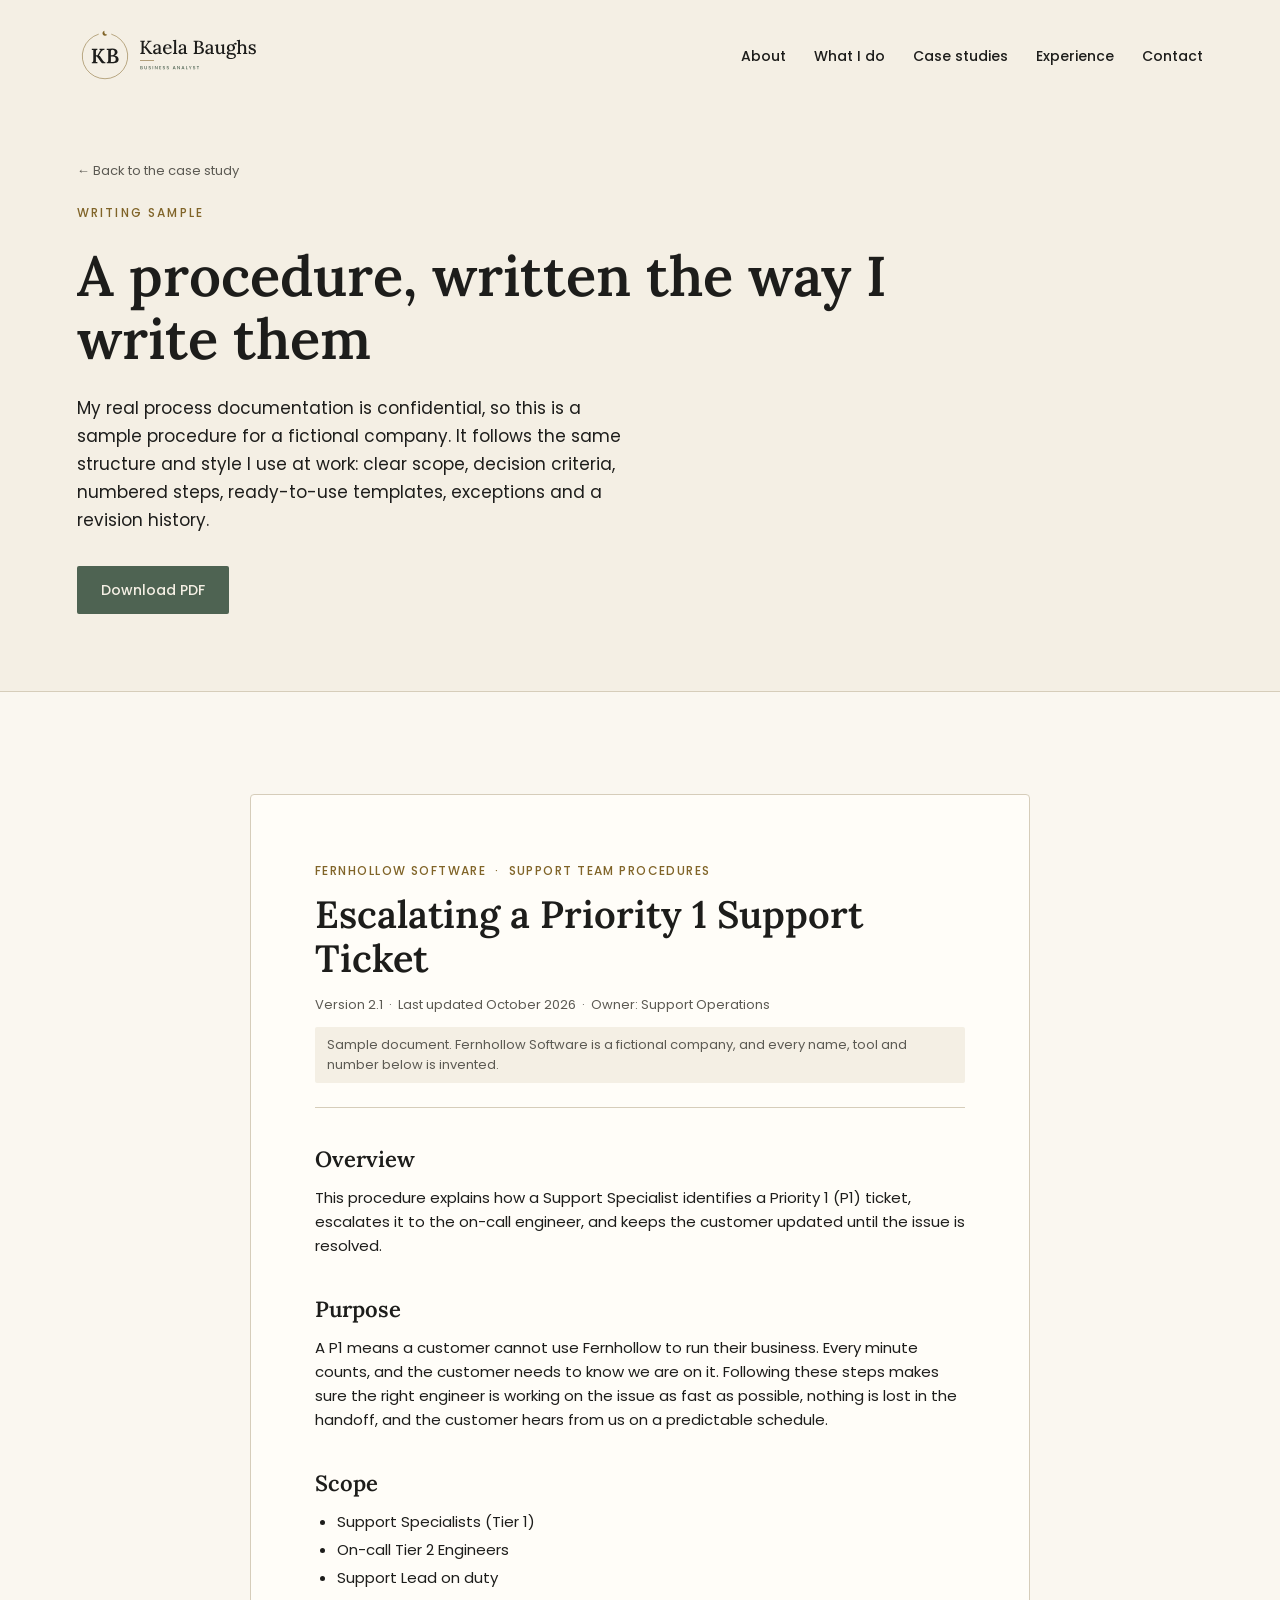
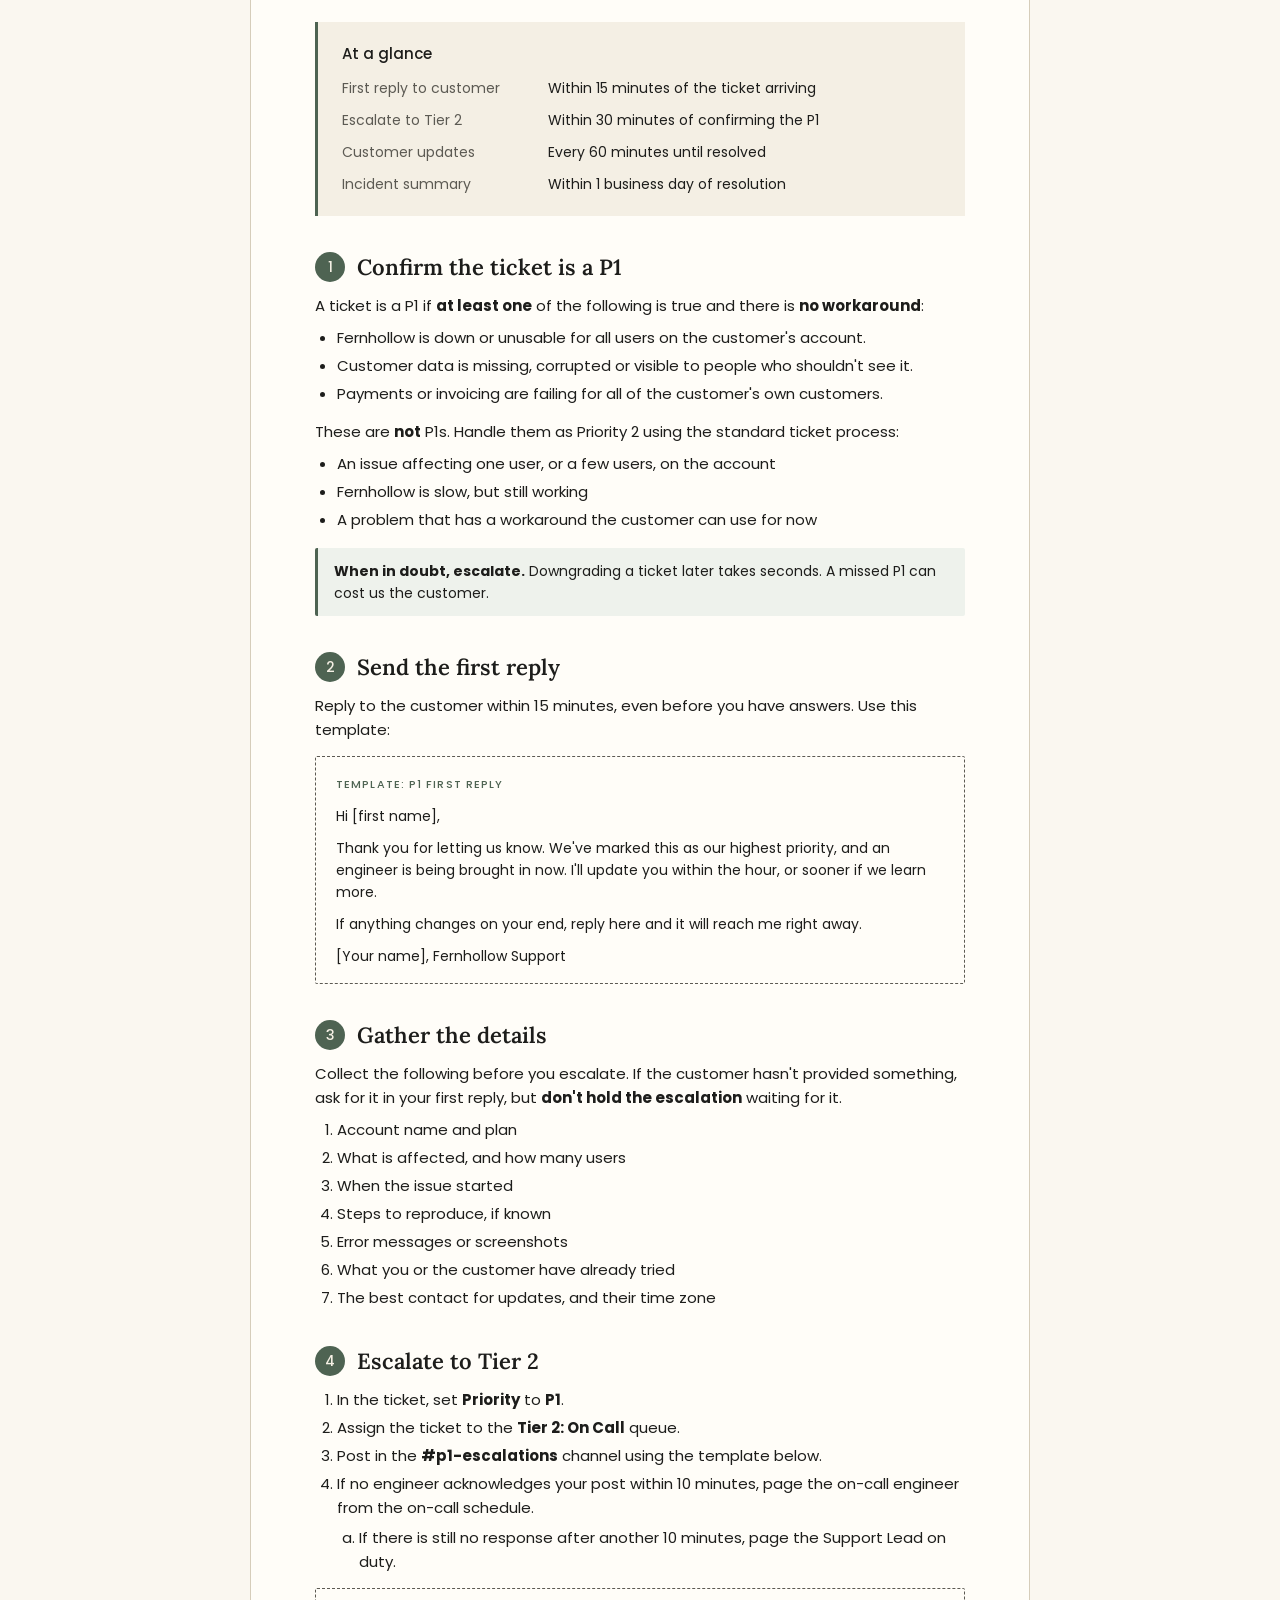
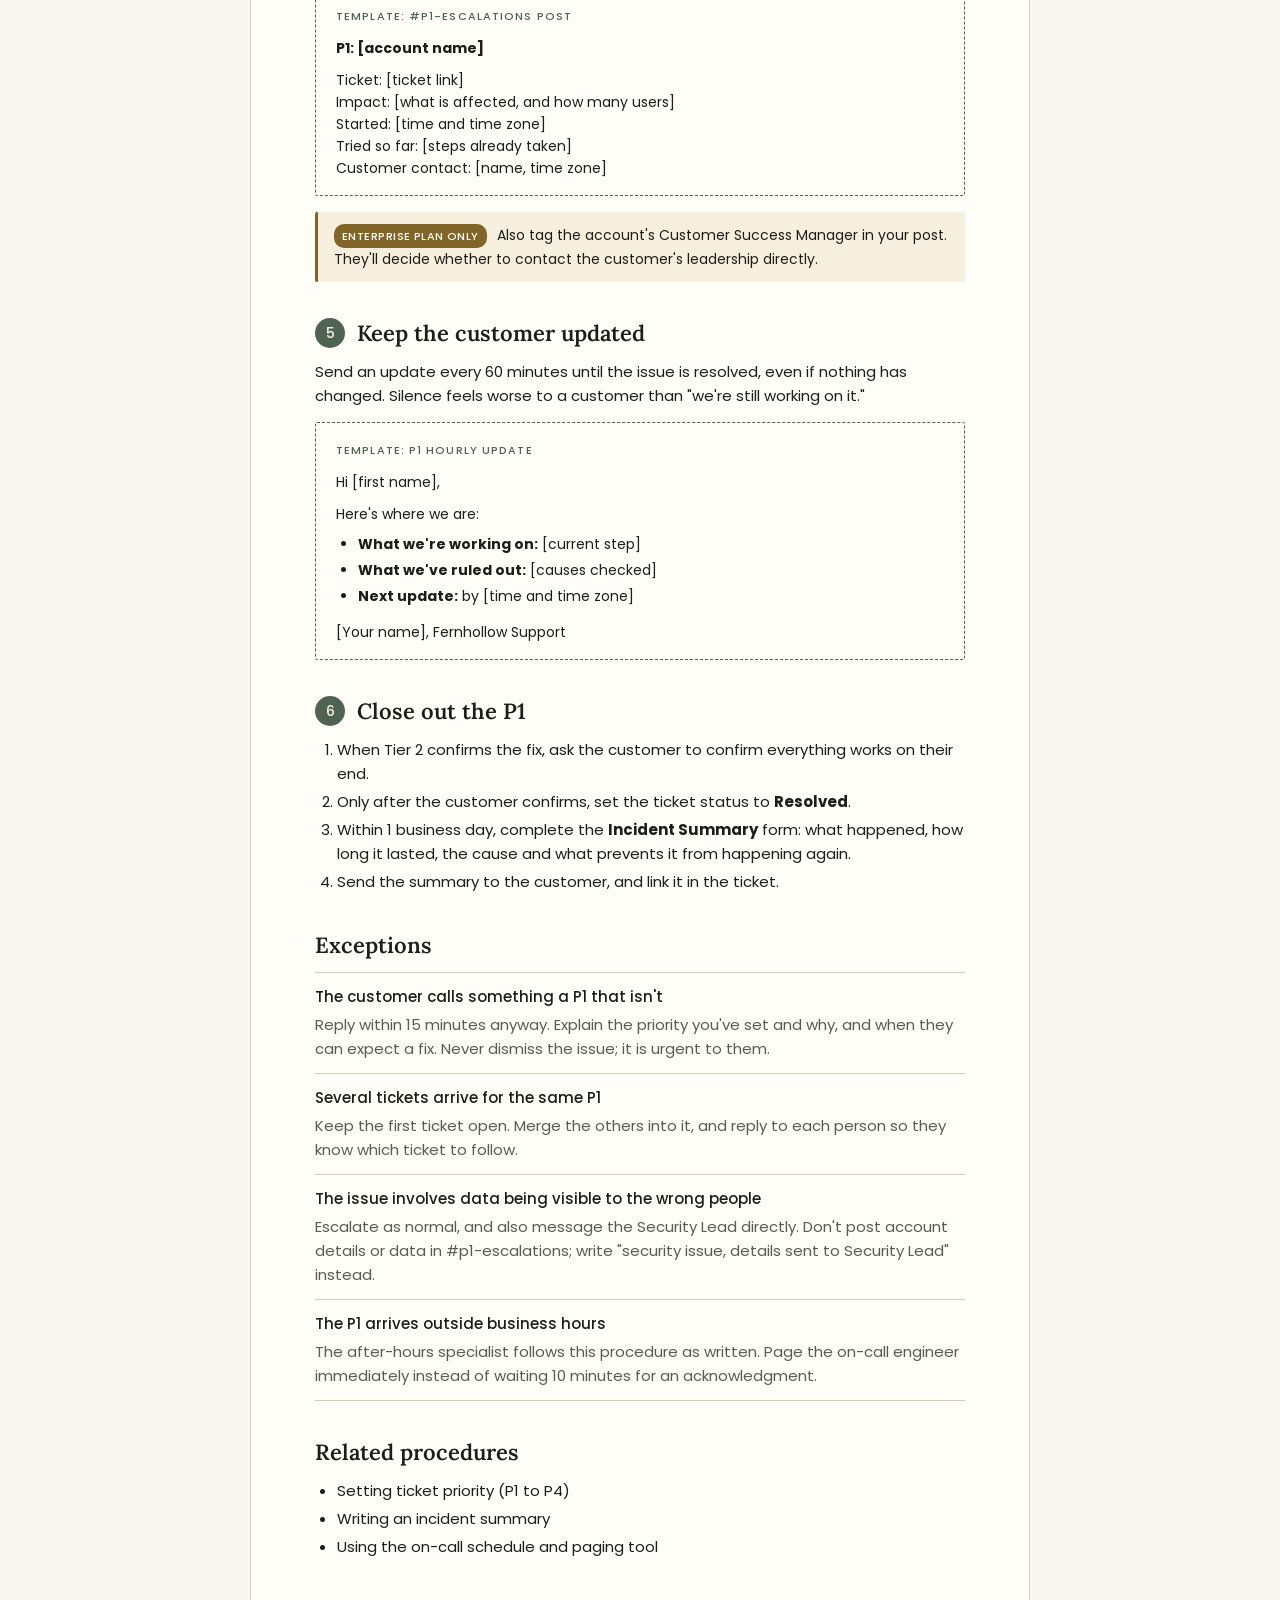
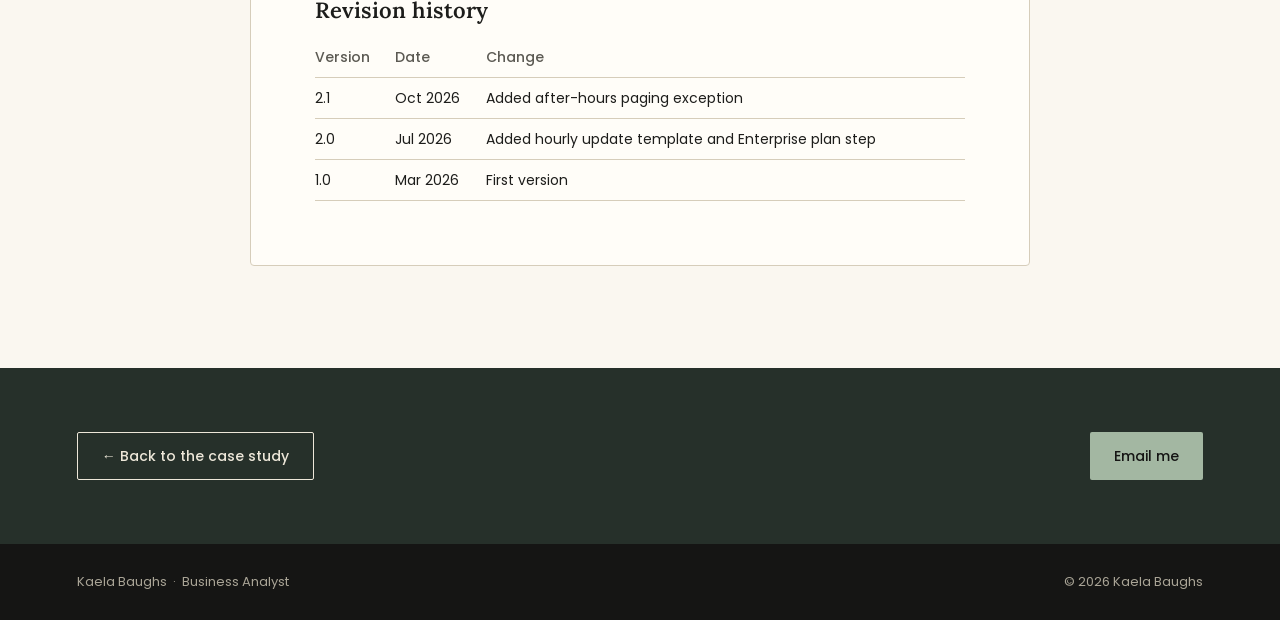
<file: writing-sample.html>
<!doctype html>
<html lang="en">
<head>
<meta charset="utf-8">
<meta name="viewport" content="width=device-width, initial-scale=1">
<title>Writing Sample, Kaela Baughs</title>
<meta name="description" content="Writing sample by Kaela Baughs: a procedure for escalating a Priority 1 support ticket at a fictional software company.">
<link rel="icon" href="assets/logo.svg" type="image/svg+xml">
<link rel="preconnect" href="https://fonts.googleapis.com">
<link rel="preconnect" href="https://fonts.gstatic.com" crossorigin>
<link rel="stylesheet" href="https://fonts.googleapis.com/css2?family=Lora:ital,wght@0,400..700;1,400..700&amp;family=Poppins:wght@300;400;500&amp;display=swap">
<link rel="stylesheet" href="styles.css">
</head>
<body>

<!-- HEADER -->
<header class="site-header theme-cream no-print">
  <div class="container">
    <a href="index.html" class="logo"><img src="assets/logo.svg" alt="Kaela Baughs, Business Analyst" width="189" height="56"></a>
    <nav class="site-nav" aria-label="Main">
      <a href="index.html#about">About</a>
      <a href="index.html#what-i-do">What I do</a>
      <a href="index.html#case-studies">Case studies</a>
      <a href="index.html#experience">Experience</a>
      <a href="index.html#contact">Contact</a>
    </nav>
  </div>
</header>

<main>

<section class="case-hero theme-cream no-print">
  <div class="container stack" style="gap: 24px">
    <a href="process-documentation.html" class="back-link small">&larr; Back to the case study</a>
    <p class="eyebrow">Writing sample</p>
    <h1 class="case-page-title">A procedure, written the way I write them</h1>
    <p class="hero-intro">My real process documentation is confidential, so this is a sample procedure for a fictional company. It follows the same structure and style I use at work: clear scope, decision criteria, numbered steps, ready-to-use templates, exceptions and a revision history.</p>
    <div class="button-row">
      <a href="assets/writing-sample-p1-escalation.pdf" class="button button-primary">Download PDF</a>
    </div>
  </div>
</section>

<section class="section theme-raised doc-section">
  <div class="container">
    <article class="doc">

      <header class="doc-head">
        <p class="doc-kicker">Fernhollow Software &nbsp;·&nbsp; Support Team Procedures</p>
        <h1 class="doc-title">Escalating a Priority 1 Support Ticket</h1>
        <p class="doc-meta">Version 2.1 &nbsp;·&nbsp; Last updated October 2026 &nbsp;·&nbsp; Owner: Support Operations</p>
        <p class="doc-author print-only">Writing sample by Kaela Baughs &nbsp;·&nbsp; kbaughs.github.io &nbsp;·&nbsp; baughsk@gmail.com</p>
        <p class="doc-fiction">Sample document. Fernhollow Software is a fictional company, and every name, tool and number below is invented.</p>
      </header>

      <h2>Overview</h2>
      <p>This procedure explains how a Support Specialist identifies a Priority 1 (P1) ticket, escalates it to the on-call engineer, and keeps the customer updated until the issue is resolved.</p>

      <h2>Purpose</h2>
      <p>A P1 means a customer cannot use Fernhollow to run their business. Every minute counts, and the customer needs to know we are on it. Following these steps makes sure the right engineer is working on the issue as fast as possible, nothing is lost in the handoff, and the customer hears from us on a predictable schedule.</p>

      <h2>Scope</h2>
      <ul>
        <li>Support Specialists (Tier 1)</li>
        <li>On-call Tier 2 Engineers</li>
        <li>Support Lead on duty</li>
      </ul>

      <div class="doc-glance">
        <p class="doc-glance-title">At a glance</p>
        <dl>
          <div><dt>First reply to customer</dt><dd>Within 15 minutes of the ticket arriving</dd></div>
          <div><dt>Escalate to Tier 2</dt><dd>Within 30 minutes of confirming the P1</dd></div>
          <div><dt>Customer updates</dt><dd>Every 60 minutes until resolved</dd></div>
          <div><dt>Incident summary</dt><dd>Within 1 business day of resolution</dd></div>
        </dl>
      </div>

      <h2><span class="doc-step">1</span> Confirm the ticket is a P1</h2>
      <p>A ticket is a P1 if <strong>at least one</strong> of the following is true and there is <strong>no workaround</strong>:</p>
      <ul>
        <li>Fernhollow is down or unusable for all users on the customer's account.</li>
        <li>Customer data is missing, corrupted or visible to people who shouldn't see it.</li>
        <li>Payments or invoicing are failing for all of the customer's own customers.</li>
      </ul>
      <p>These are <strong>not</strong> P1s. Handle them as Priority 2 using the standard ticket process:</p>
      <ul>
        <li>An issue affecting one user, or a few users, on the account</li>
        <li>Fernhollow is slow, but still working</li>
        <li>A problem that has a workaround the customer can use for now</li>
      </ul>
      <div class="doc-callout doc-callout-tip">
        <p><strong>When in doubt, escalate.</strong> Downgrading a ticket later takes seconds. A missed P1 can cost us the customer.</p>
      </div>

      <h2><span class="doc-step">2</span> Send the first reply</h2>
      <p>Reply to the customer within 15 minutes, even before you have answers. Use this template:</p>
      <div class="doc-template">
        <p class="doc-template-label">Template: P1 first reply</p>
        <p>Hi [first name],</p>
        <p>Thank you for letting us know. We've marked this as our highest priority, and an engineer is being brought in now. I'll update you within the hour, or sooner if we learn more.</p>
        <p>If anything changes on your end, reply here and it will reach me right away.</p>
        <p>[Your name], Fernhollow Support</p>
      </div>

      <h2><span class="doc-step">3</span> Gather the details</h2>
      <p>Collect the following before you escalate. If the customer hasn't provided something, ask for it in your first reply, but <strong>don't hold the escalation</strong> waiting for it.</p>
      <ol class="doc-list">
        <li>Account name and plan</li>
        <li>What is affected, and how many users</li>
        <li>When the issue started</li>
        <li>Steps to reproduce, if known</li>
        <li>Error messages or screenshots</li>
        <li>What you or the customer have already tried</li>
        <li>The best contact for updates, and their time zone</li>
      </ol>

      <h2><span class="doc-step">4</span> Escalate to Tier 2</h2>
      <ol class="doc-list">
        <li>In the ticket, set <strong>Priority</strong> to <strong>P1</strong>.</li>
        <li>Assign the ticket to the <strong>Tier 2: On Call</strong> queue.</li>
        <li>Post in the <strong>#p1-escalations</strong> channel using the template below.</li>
        <li>If no engineer acknowledges your post within 10 minutes, page the on-call engineer from the on-call schedule.
          <ol>
            <li>If there is still no response after another 10 minutes, page the Support Lead on duty.</li>
          </ol>
        </li>
      </ol>
      <div class="doc-template">
        <p class="doc-template-label">Template: #p1-escalations post</p>
        <p><strong>P1: [account name]</strong></p>
        <p>Ticket: [ticket link]<br>
        Impact: [what is affected, and how many users]<br>
        Started: [time and time zone]<br>
        Tried so far: [steps already taken]<br>
        Customer contact: [name, time zone]</p>
      </div>
      <div class="doc-callout doc-callout-plan">
        <p><span class="doc-tag">Enterprise plan only</span> Also tag the account's Customer Success Manager in your post. They'll decide whether to contact the customer's leadership directly.</p>
      </div>

      <h2><span class="doc-step">5</span> Keep the customer updated</h2>
      <p>Send an update every 60 minutes until the issue is resolved, even if nothing has changed. Silence feels worse to a customer than "we're still working on it."</p>
      <div class="doc-template">
        <p class="doc-template-label">Template: P1 hourly update</p>
        <p>Hi [first name],</p>
        <p>Here's where we are:</p>
        <ul>
          <li><strong>What we're working on:</strong> [current step]</li>
          <li><strong>What we've ruled out:</strong> [causes checked]</li>
          <li><strong>Next update:</strong> by [time and time zone]</li>
        </ul>
        <p>[Your name], Fernhollow Support</p>
      </div>

      <h2><span class="doc-step">6</span> Close out the P1</h2>
      <ol class="doc-list">
        <li>When Tier 2 confirms the fix, ask the customer to confirm everything works on their end.</li>
        <li>Only after the customer confirms, set the ticket status to <strong>Resolved</strong>.</li>
        <li>Within 1 business day, complete the <strong>Incident Summary</strong> form: what happened, how long it lasted, the cause and what prevents it from happening again.</li>
        <li>Send the summary to the customer, and link it in the ticket.</li>
      </ol>

      <h2>Exceptions</h2>
      <dl class="doc-exceptions">
        <div><dt>The customer calls something a P1 that isn't</dt><dd>Reply within 15 minutes anyway. Explain the priority you've set and why, and when they can expect a fix. Never dismiss the issue; it is urgent to them.</dd></div>
        <div><dt>Several tickets arrive for the same P1</dt><dd>Keep the first ticket open. Merge the others into it, and reply to each person so they know which ticket to follow.</dd></div>
        <div><dt>The issue involves data being visible to the wrong people</dt><dd>Escalate as normal, and also message the Security Lead directly. Don't post account details or data in #p1-escalations; write "security issue, details sent to Security Lead" instead.</dd></div>
        <div><dt>The P1 arrives outside business hours</dt><dd>The after-hours specialist follows this procedure as written. Page the on-call engineer immediately instead of waiting 10 minutes for an acknowledgment.</dd></div>
      </dl>

      <h2>Related procedures</h2>
      <ul>
        <li>Setting ticket priority (P1 to P4)</li>
        <li>Writing an incident summary</li>
        <li>Using the on-call schedule and paging tool</li>
      </ul>

      <h2>Revision history</h2>
      <div class="doc-table-wrap">
        <table class="doc-table">
          <thead><tr><th>Version</th><th>Date</th><th>Change</th></tr></thead>
          <tbody>
            <tr><td>2.1</td><td>Oct 2026</td><td>Added after-hours paging exception</td></tr>
            <tr><td>2.0</td><td>Jul 2026</td><td>Added hourly update template and Enterprise plan step</td></tr>
            <tr><td>1.0</td><td>Mar 2026</td><td>First version</td></tr>
          </tbody>
        </table>
      </div>

    </article>
  </div>
</section>

<section class="section-tight theme-green no-print">
  <div class="container case-next">
    <a href="process-documentation.html" class="button button-outline">&larr; Back to the case study</a>
    <a href="mailto:baughsk@gmail.com" class="button button-primary">Email me</a>
  </div>
</section>

</main>

<footer class="site-footer no-print">
  <div class="container">
    <p>Kaela Baughs &nbsp;·&nbsp; Business Analyst</p>
    <p>© 2026 Kaela Baughs</p>
  </div>
</footer>

</body>
</html>
</file>
<file: styles.css>
/* Welcome to my portfolio ♥ */

:root {
  /* Light theme tokens */
  --surface: #F4EFE4;
  --surface-raised: #FAF7F0;
  --line: #D6CDBA;
  --ink: #1D1D1B;
  --ink-muted: #5C5A53;
  --sage: #4E6352;
  --on-sage: #F4EFE4;
  --gold: #806428;

  /* Dark theme tokens (used by the dark sections) */
  --dark-surface: #151514;
  --dark-surface-raised: #1F1F1D;
  --dark-line: #3A3933;
  --dark-ink: #EDE7D9;
  --dark-ink-muted: #A9A496;
  --dark-sage: #A3B7A2;
  --dark-sage-soft: #26302A;
  --dark-gold: #C8A863;

  --serif: Lora, Georgia, "Times New Roman", serif;
  --sans: Poppins, "Helvetica Neue", Arial, sans-serif;

  --radius-sm: 2px;
  --radius-md: 4px;

  --gutter: clamp(20px, 6vw, 96px);
  --section-y: clamp(64px, 8vw, 112px);
  --content-width: 1200px;
}

* { box-sizing: border-box; }

html { scroll-behavior: smooth; }

body {
  margin: 0;
  background: var(--surface);
  color: var(--ink);
  font-family: var(--sans);
  font-size: 15px;
  line-height: 24px;
}

h1, h2, h3, p, ol { margin: 0; }

a { color: var(--sage); }
a:hover { color: var(--ink); }

img { display: block; }

/* ---------- Layout ---------- */

.section { padding: var(--section-y) var(--gutter); }

.container {
  max-width: var(--content-width);
  margin: 0 auto;
}

.stack { display: flex; flex-direction: column; }

.section-intro {
  display: flex;
  flex-direction: column;
  gap: 16px;
  max-width: 640px;
}

/* Dark sections swap the text and accent colors */
.theme-green,
.theme-dark { color: var(--dark-ink); }
.theme-green { background: var(--dark-sage-soft); }
.theme-dark { background: var(--dark-surface); }
.theme-cream { background: var(--surface); }
.theme-raised { background: var(--surface-raised); border-top: 1px solid var(--line); }

/* ---------- Type ---------- */

.eyebrow {
  font-size: 12px;
  line-height: 16px;
  font-weight: 500;
  letter-spacing: 0.18em;
  text-transform: uppercase;
  color: var(--gold);
}
.theme-green .eyebrow,
.theme-dark .eyebrow { color: var(--dark-gold); }

.section-title {
  font-family: var(--serif);
  font-weight: 600;
  font-size: clamp(30px, 3.4vw, 42px);
  line-height: 1.2;
}

.card-title {
  font-family: var(--serif);
  font-weight: 600;
  font-size: 20px;
  line-height: 26px;
}

.lead { font-size: 16px; line-height: 27px; }

.small { font-size: 13px; line-height: 20px; }

.muted { color: var(--ink-muted); }
.theme-green .muted,
.theme-dark .muted { color: var(--dark-ink-muted); }

.stat {
  font-size: 40px;
  line-height: 44px;
  font-weight: 300;
  color: var(--dark-sage);
}

/* ---------- Buttons ---------- */

.button-row {
  display: flex;
  flex-wrap: wrap;
  gap: 12px;
  padding-top: 8px;
}

.button {
  display: inline-flex;
  align-items: center;
  min-height: 48px;
  padding: 0 24px;
  border-radius: var(--radius-sm);
  font-size: 14px;
  font-weight: 500;
  text-decoration: none;
}

.button-primary { background: var(--sage); color: var(--on-sage); }
.button-primary:hover { background: var(--ink); color: var(--on-sage); }

.button-outline { border: 1px solid var(--ink); color: var(--ink); }
.button-outline:hover { background: var(--ink); color: var(--surface); }

.theme-green .button-primary { background: var(--dark-sage); color: var(--dark-surface); }
.theme-green .button-primary:hover { background: var(--dark-ink); color: var(--dark-surface); }
.theme-green .button-outline { border-color: var(--dark-ink); color: var(--dark-ink); }
.theme-green .button-outline:hover { background: var(--dark-ink); color: var(--dark-sage-soft); }

/* ---------- Header ---------- */

.site-header { padding: 28px var(--gutter) 0; }

.site-header .container {
  display: flex;
  flex-wrap: wrap;
  align-items: center;
  justify-content: space-between;
  gap: 20px;
}

.logo img { height: 56px; width: auto; }

.site-nav {
  display: flex;
  flex-wrap: wrap;
  gap: 8px 28px;
  font-size: 14px;
  font-weight: 500;
}

.site-nav a {
  color: var(--ink);
  text-decoration: none;
  padding: 10px 0;
}
.site-nav a:hover { color: var(--sage); }

/* ---------- Hero ---------- */

.hero {
  padding: clamp(48px, 7vw, 96px) var(--gutter) clamp(64px, 8vw, 112px);
}

.hero .container {
  display: flex;
  flex-wrap: wrap;
  align-items: center;
  gap: 64px;
}

.hero-text {
  flex: 999 1 520px;
  min-width: 0;
  gap: 24px;
}

.hero-name {
  font-family: var(--serif);
  font-weight: 600;
  font-size: clamp(44px, 6vw, 76px);
  line-height: 1.05;
  letter-spacing: -0.005em;
}

.hero-subtitle {
  font-size: 17px;
  line-height: 26px;
  letter-spacing: 0.03em;
  color: var(--sage);
}

.hero-intro {
  max-width: 560px;
  font-size: 17px;
  line-height: 28px;
}

.hero-photo {
  flex: 1 1 320px;
  min-width: 0;
  display: flex;
  justify-content: center;
}

.arch-frame {
  width: 100%;
  max-width: 380px;
  padding: 14px;
  border: 1px solid var(--gold);
  border-radius: 200px 200px 4px 4px;
}

.arch {
  height: 460px;
  background: var(--dark-sage-soft);
  border-radius: 190px 190px 2px 2px;
  overflow: hidden;
  display: flex;
  flex-direction: column;
  align-items: center;
  justify-content: center;
  gap: 8px;
  color: var(--dark-ink-muted);
}

/* When the photo is added, it fills the arch */
.arch img {
  width: 100%;
  height: 100%;
  object-fit: cover;
}

/* ---------- About ---------- */

.about-top {
  display: flex;
  flex-wrap: wrap;
  gap: 48px 72px;
}

.about-text {
  flex: 999 1 520px;
  min-width: 0;
  gap: 20px;
}

.details {
  flex: 1 1 280px;
  min-width: 0;
}

.about .details {
  border-left: 1px solid var(--dark-line);
  padding-left: 32px;
}

.details div {
  padding: 14px 0;
  border-bottom: 1px solid var(--dark-line);
}
.details div:last-child { border-bottom: 0; }

.details a { color: var(--dark-sage); }
.details a:hover { color: var(--dark-ink); }

.stats {
  display: flex;
  flex-wrap: wrap;
  gap: 32px;
  border-top: 1px solid var(--dark-line);
  padding-top: 40px;
}

.stats > div {
  flex: 1 1 200px;
  min-width: 0;
  display: flex;
  flex-direction: column;
  gap: 6px;
}

/* ---------- What I do ---------- */

.services {
  display: flex;
  flex-wrap: wrap;
  gap: 0 48px;
}

.service {
  flex: 1 1 320px;
  min-width: 0;
  display: flex;
  gap: 16px;
  padding: 24px 0;
  border-top: 1px solid var(--line);
}

.service svg {
  flex: none;
  margin-top: 2px;
  stroke: var(--sage);
}

.service .stack { gap: 6px; }

/* ---------- Case studies ---------- */

.cases {
  display: flex;
  flex-wrap: wrap;
  gap: 24px;
}

.case {
  flex: 1 1 480px;
  min-width: 0;
  background: var(--dark-surface-raised);
  border-radius: var(--radius-md);
  padding: 36px;
  display: flex;
  flex-direction: column;
  gap: 22px;
}

.case-title {
  font-family: var(--serif);
  font-weight: 600;
  font-size: 24px;
  line-height: 30px;
}

.case-label {
  font-size: 13px;
  line-height: 20px;
  font-weight: 500;
  color: var(--dark-sage);
}

.case-result {
  display: flex;
  align-items: baseline;
  flex-wrap: wrap;
  gap: 16px;
  border-top: 1px solid var(--dark-line);
  padding-top: 20px;
  margin-top: auto;
}

/* ---------- Experience ---------- */

.experience .container {
  display: flex;
  flex-wrap: wrap;
  gap: 40px 72px;
}

.experience-intro {
  flex: 1 1 280px;
  min-width: 0;
  gap: 16px;
}

.timeline {
  flex: 999 1 560px;
  min-width: 0;
  list-style: none;
  padding: 0;
}

.timeline li {
  display: flex;
  flex-wrap: wrap;
  gap: 4px 32px;
  padding: 22px 0;
  border-top: 1px solid var(--line);
}
.timeline li:last-child { border-bottom: 1px solid var(--line); }

.timeline .dates {
  flex: 0 0 160px;
  font-size: 13px;
  line-height: 24px;
  color: var(--ink-muted);
}

.timeline .role { flex: 1 1 320px; min-width: 0; }

.timeline .company { font-size: 14px; color: var(--sage); }

.timeline .summary { margin-top: 6px; color: var(--ink-muted); }

/* ---------- Toolkit ---------- */

.toolkit-groups {
  display: flex;
  flex-wrap: wrap;
  gap: 40px 48px;
}

.toolkit-groups > div {
  flex: 1 1 200px;
  min-width: 0;
  display: flex;
  flex-direction: column;
  gap: 10px;
}

.toolkit-groups h3 { margin-bottom: 4px; }

/* ---------- Contact ---------- */

.contact .container {
  display: flex;
  flex-wrap: wrap;
  align-items: flex-end;
  gap: 48px 72px;
}

.contact-text {
  flex: 999 1 520px;
  min-width: 0;
  gap: 20px;
}

.contact-title {
  font-family: var(--serif);
  font-weight: 600;
  font-size: clamp(32px, 4vw, 48px);
  line-height: 1.15;
}

.contact-intro { max-width: 560px; }

/* ---------- Case study pages ---------- */

.case-link { color: var(--dark-sage); font-weight: 500; font-size: 14px; }
.case-link:hover { color: var(--dark-ink); }

.section-tight { padding: clamp(40px, 5vw, 64px) var(--gutter); }
.section-tight .stats-plain { border-top: 0; padding-top: 0; }

.case-hero {
  padding: clamp(40px, 6vw, 80px) var(--gutter) clamp(48px, 6vw, 80px);
}

.back-link { color: var(--ink-muted); text-decoration: none; }
.back-link:hover { color: var(--sage); }

.case-page-title {
  font-family: var(--serif);
  font-weight: 600;
  font-size: clamp(34px, 4.6vw, 56px);
  line-height: 1.12;
  max-width: 900px;
}

.case-meta {
  display: flex;
  flex-wrap: wrap;
  gap: 16px 48px;
  border-top: 1px solid var(--line);
  padding-top: 20px;
}
.case-meta > div { flex: 0 1 auto; min-width: 0; }

.case-body {
  max-width: 760px;
  display: flex;
  flex-direction: column;
  gap: 56px;
}

.case-block { display: flex; flex-direction: column; gap: 16px; }

.case-h2 { font-size: clamp(22px, 2.4vw, 28px); line-height: 1.25; }

.role-list {
  margin: 0;
  padding: 0;
  list-style: none;
  border-top: 1px solid var(--line);
}
.role-list li {
  padding: 12px 0;
  border-bottom: 1px solid var(--line);
  color: var(--ink-muted);
}
.role-list strong { color: var(--ink); font-weight: 500; }

.designed-grid {
  display: flex;
  flex-wrap: wrap;
  gap: 0 40px;
}
.designed-grid > div {
  flex: 1 1 300px;
  min-width: 0;
  padding: 20px 0;
  border-top: 1px solid var(--line);
  display: flex;
  flex-direction: column;
  gap: 6px;
}

.mini-title {
  font-family: var(--serif);
  font-weight: 600;
  font-size: 18px;
  line-height: 24px;
}

.case-takeaway {
  border-left: 2px solid var(--dark-gold);
  padding-left: 24px;
  display: flex;
  flex-direction: column;
  gap: 12px;
}

.case-next {
  display: flex;
  flex-wrap: wrap;
  gap: 12px;
  justify-content: space-between;
}

/* Before and after flow diagram */

.flow-compare {
  display: flex;
  flex-wrap: wrap;
  gap: 24px;
}

.flow {
  flex: 1 1 400px;
  min-width: 0;
  padding: 28px;
  border-radius: var(--radius-md);
  border: 1px solid var(--line);
  background: var(--surface);
}
.flow-after {
  background: var(--dark-sage-soft);
  border-color: var(--dark-sage-soft);
  color: var(--dark-ink);
}

.flow-head {
  font-family: var(--serif);
  font-weight: 600;
  font-size: 22px;
  line-height: 28px;
  margin-bottom: 20px;
}

.flow ol {
  list-style: none;
  padding: 0;
  margin: 0;
  display: flex;
  flex-direction: column;
}

.flow li {
  position: relative;
  display: flex;
  flex-wrap: wrap;
  align-items: flex-start;
  gap: 8px 14px;
  padding: 0 0 22px 0;
}
.flow li:last-child { padding-bottom: 0; }

/* Connector line between steps */
.flow li:not(:last-child)::before {
  content: "";
  position: absolute;
  left: 13px;
  top: 30px;
  bottom: 2px;
  width: 1px;
  background: var(--line);
}
.flow-after li:not(:last-child)::before { background: var(--dark-line); }

.flow li > p { flex: 1 1 0; min-width: 0; padding-top: 2px; }

.flow-num {
  flex: none;
  width: 27px;
  height: 27px;
  border-radius: 50%;
  display: inline-flex;
  align-items: center;
  justify-content: center;
  font-size: 12px;
  font-weight: 500;
  border: 1px solid var(--ink-muted);
  color: var(--ink-muted);
  background: var(--surface);
  position: relative;
  z-index: 1;
}
.flow-after .flow-num {
  border-color: var(--dark-sage);
  color: var(--dark-sage);
  background: var(--dark-sage-soft);
}

/* Steps that cause the delay */
.flow-pain > p { color: #8A3B2E; }
.flow-pain .flow-num { border-color: #8A3B2E; color: #8A3B2E; }

/* Steps that changed the outcome */
.flow-key .flow-num {
  background: var(--dark-sage);
  border-color: var(--dark-sage);
  color: var(--dark-surface);
}
.flow-key > p { color: var(--dark-ink); font-weight: 500; }

/* The split step: two tracks side by side */
.flow-split .split-pair {
  flex: 1 1 0;
  min-width: 0;
  display: flex;
  flex-wrap: wrap;
  gap: 8px;
}
.flow-split .split-pair p {
  flex: 1 1 120px;
  padding: 6px 10px;
  border: 1px dashed var(--ink-muted);
  border-radius: var(--radius-sm);
  font-size: 14px;
  line-height: 20px;
}
.flow-split > p.small { flex-basis: 100%; padding-left: 41px; }

/* "How it works" pipeline */

.pipeline {
  list-style: none;
  margin: 8px 0 0;
  padding: 0;
  display: flex;
  flex-wrap: wrap;
  gap: 12px;
}
.pipeline li {
  flex: 1 1 160px;
  min-width: 0;
  padding: 18px;
  border: 1px solid var(--line);
  border-radius: var(--radius-md);
  background: var(--surface-raised);
  display: flex;
  flex-direction: column;
  gap: 6px;
}
.pipeline-num {
  width: 24px;
  height: 24px;
  border-radius: 50%;
  display: inline-flex;
  align-items: center;
  justify-content: center;
  font-size: 12px;
  font-weight: 500;
  background: var(--sage);
  color: var(--on-sage);
  margin-bottom: 4px;
}

/* Recreated chat example */

.chat-mock {
  background: var(--dark-surface);
  color: var(--dark-ink);
  border-radius: var(--radius-md);
  padding: 8px 0;
  font-size: 14px;
  line-height: 21px;
}
.chat-msg {
  display: flex;
  gap: 14px;
  padding: 12px 20px;
  border-left: 2px solid var(--dark-gold);
}
.chat-msg + .chat-msg { margin-top: 4px; }
.chat-avatar {
  flex: none;
  width: 36px;
  height: 36px;
  border-radius: 50%;
  background: var(--dark-sage-soft);
  color: var(--dark-sage);
  display: inline-flex;
  align-items: center;
  justify-content: center;
}
.chat-content { flex: 1 1 0; min-width: 0; display: flex; flex-direction: column; gap: 4px; }
.chat-meta { display: flex; flex-wrap: wrap; align-items: center; gap: 4px 8px; }
.chat-name { font-weight: 500; color: var(--dark-sage); }
.chat-tag {
  font-size: 10px;
  line-height: 14px;
  font-weight: 500;
  padding: 1px 5px;
  border-radius: var(--radius-sm);
  background: var(--dark-sage);
  color: var(--dark-surface);
}
.chat-time { font-size: 12px; color: var(--dark-ink-muted); }
.chat-title { font-weight: 500; }
.chat-role {
  font-weight: 400;
  color: var(--dark-gold);
  background: rgba(200, 168, 99, 0.12);
  padding: 0 4px;
  border-radius: var(--radius-sm);
  white-space: nowrap;
}
.chat-list { margin: 0; padding-left: 20px; color: var(--dark-ink-muted); }
.chat-reaction {
  align-self: flex-start;
  font-size: 12px;
  padding: 0 8px;
  border: 1px solid var(--dark-line);
  border-radius: 10px;
  color: var(--dark-sage);
}

@media (max-width: 480px) {
  .chat-msg { padding: 12px 14px; gap: 10px; }
}

/* ---------- Writing sample document ---------- */

.doc {
  max-width: 780px;
  margin: 0 auto;
  background: #FFFDF8;
  border: 1px solid var(--line);
  border-radius: var(--radius-md);
  padding: clamp(24px, 6vw, 64px);
  color: var(--ink);
}
.doc h2 {
  font-family: var(--serif);
  font-weight: 600;
  font-size: 22px;
  line-height: 30px;
  margin: 36px 0 12px;
  display: flex;
  align-items: center;
  gap: 12px;
}
.doc p + p { margin-top: 10px; }
.doc ul, .doc ol { margin: 8px 0 0; padding-left: 22px; }
.doc li + li { margin-top: 4px; }
.doc li ol { margin-top: 6px; list-style: lower-alpha; }
.doc ul + p, .doc ol + p { margin-top: 14px; }

.doc-head { border-bottom: 1px solid var(--line); padding-bottom: 24px; }
.doc-kicker {
  font-size: 12px;
  letter-spacing: 0.12em;
  text-transform: uppercase;
  color: var(--gold);
  font-weight: 500;
}
.doc-title {
  font-family: var(--serif);
  font-weight: 600;
  font-size: clamp(28px, 4vw, 38px);
  line-height: 1.15;
  margin: 10px 0 12px;
}
.doc-meta { font-size: 13px; color: var(--ink-muted); }
.doc-author { font-size: 13px; color: var(--ink-muted); margin-top: 4px; }
.doc-fiction {
  margin-top: 16px;
  font-size: 13px;
  line-height: 20px;
  padding: 8px 12px;
  background: var(--surface);
  border-radius: var(--radius-sm);
  color: var(--ink-muted);
}

.doc-step {
  flex: none;
  width: 30px;
  height: 30px;
  border-radius: 50%;
  background: var(--sage);
  color: var(--on-sage);
  font-family: var(--sans);
  font-size: 14px;
  font-weight: 500;
  display: inline-flex;
  align-items: center;
  justify-content: center;
}

.doc-glance {
  margin-top: 32px;
  padding: 20px 24px;
  border-left: 3px solid var(--sage);
  background: var(--surface);
}
.doc-glance-title { font-weight: 500; margin-bottom: 10px; }
.doc-glance dl { margin: 0; display: grid; gap: 8px; }
.doc-glance dl div { display: flex; flex-wrap: wrap; gap: 2px 16px; }
.doc-glance dt { flex: 0 0 190px; color: var(--ink-muted); font-size: 14px; }
.doc-glance dd { margin: 0; flex: 1 1 200px; font-size: 14px; }

.doc-callout {
  margin-top: 16px;
  padding: 12px 16px;
  border-radius: var(--radius-sm);
  font-size: 14px;
  line-height: 22px;
}
.doc-callout-tip { background: #EEF2EC; border-left: 3px solid var(--sage); }
.doc-callout-plan { background: #F6EFDD; border-left: 3px solid var(--gold); }
.doc-tag {
  display: inline-block;
  font-size: 11px;
  font-weight: 500;
  letter-spacing: 0.04em;
  text-transform: uppercase;
  padding: 1px 8px;
  margin-right: 6px;
  border-radius: 10px;
  background: var(--gold);
  color: #FFFDF8;
}

.doc-template {
  margin-top: 14px;
  padding: 16px 20px;
  border: 1px dashed var(--ink-muted);
  border-radius: var(--radius-sm);
  font-size: 14px;
  line-height: 22px;
}
.doc-template-label {
  font-size: 11px;
  font-weight: 500;
  letter-spacing: 0.1em;
  text-transform: uppercase;
  color: var(--sage);
  margin-bottom: 8px;
}

.doc-exceptions { margin: 0; border-top: 1px solid var(--line); }
.doc-exceptions div { padding: 12px 0; border-bottom: 1px solid var(--line); }
.doc-exceptions dt { font-weight: 500; }
.doc-exceptions dd { margin: 4px 0 0; color: var(--ink-muted); }

.doc-table-wrap { overflow-x: auto; }
.doc-table { width: 100%; border-collapse: collapse; font-size: 14px; }
.doc-table th, .doc-table td {
  text-align: left;
  padding: 8px 12px 8px 0;
  border-bottom: 1px solid var(--line);
  vertical-align: top;
}
.doc-table th { font-weight: 500; color: var(--ink-muted); }

.print-only { display: none; }

@media print {
  .no-print { display: none !important; }
  .print-only { display: block; }
  body { background: #fff; }
  .doc-section { padding: 0; background: #fff; border: 0; }
  .doc p:has(+ .doc-template), .doc p:has(+ ul), .doc p:has(+ ol) { break-after: avoid; }
  .doc { border: 0; padding: 0; max-width: none; background: #fff; }
  .doc h2 { break-after: avoid; }
  .doc-template, .doc-callout, .doc-glance, .doc-exceptions div { break-inside: avoid; }
}

/* ---------- Footer ---------- */

.site-footer {
  background: var(--dark-surface);
  color: var(--dark-ink-muted);
  padding: 28px var(--gutter);
}

.site-footer .container {
  display: flex;
  flex-wrap: wrap;
  justify-content: space-between;
  gap: 12px;
  font-size: 13px;
  line-height: 20px;
}

/* Visible keyboard focus everywhere */
a:focus-visible {
  outline: 2px solid var(--gold);
  outline-offset: 3px;
}
.theme-green a:focus-visible,
.theme-dark a:focus-visible { outline-color: var(--dark-gold); }

/* Monogram shown in the hero arch until a photo is added */
.arch img.arch-monogram {
  width: 190px;
  height: 190px;
  object-fit: contain;
}
</file>
